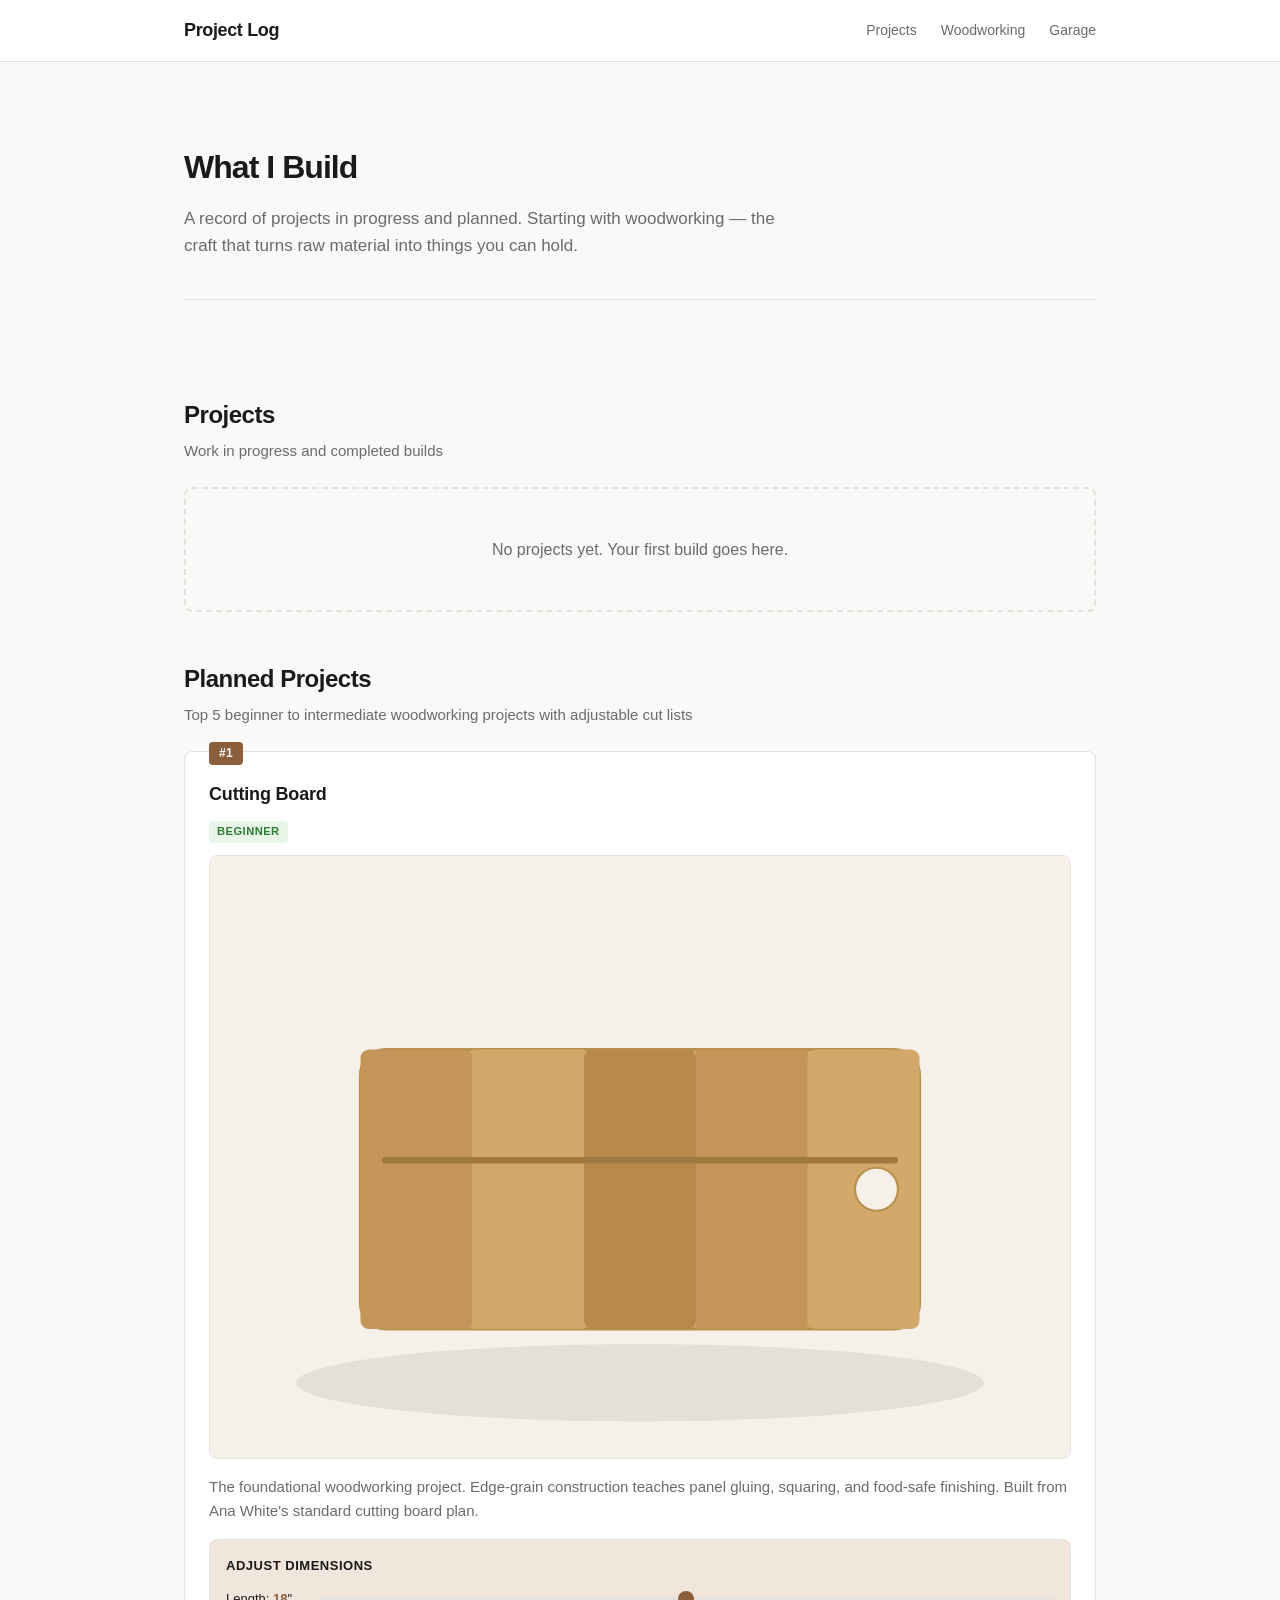
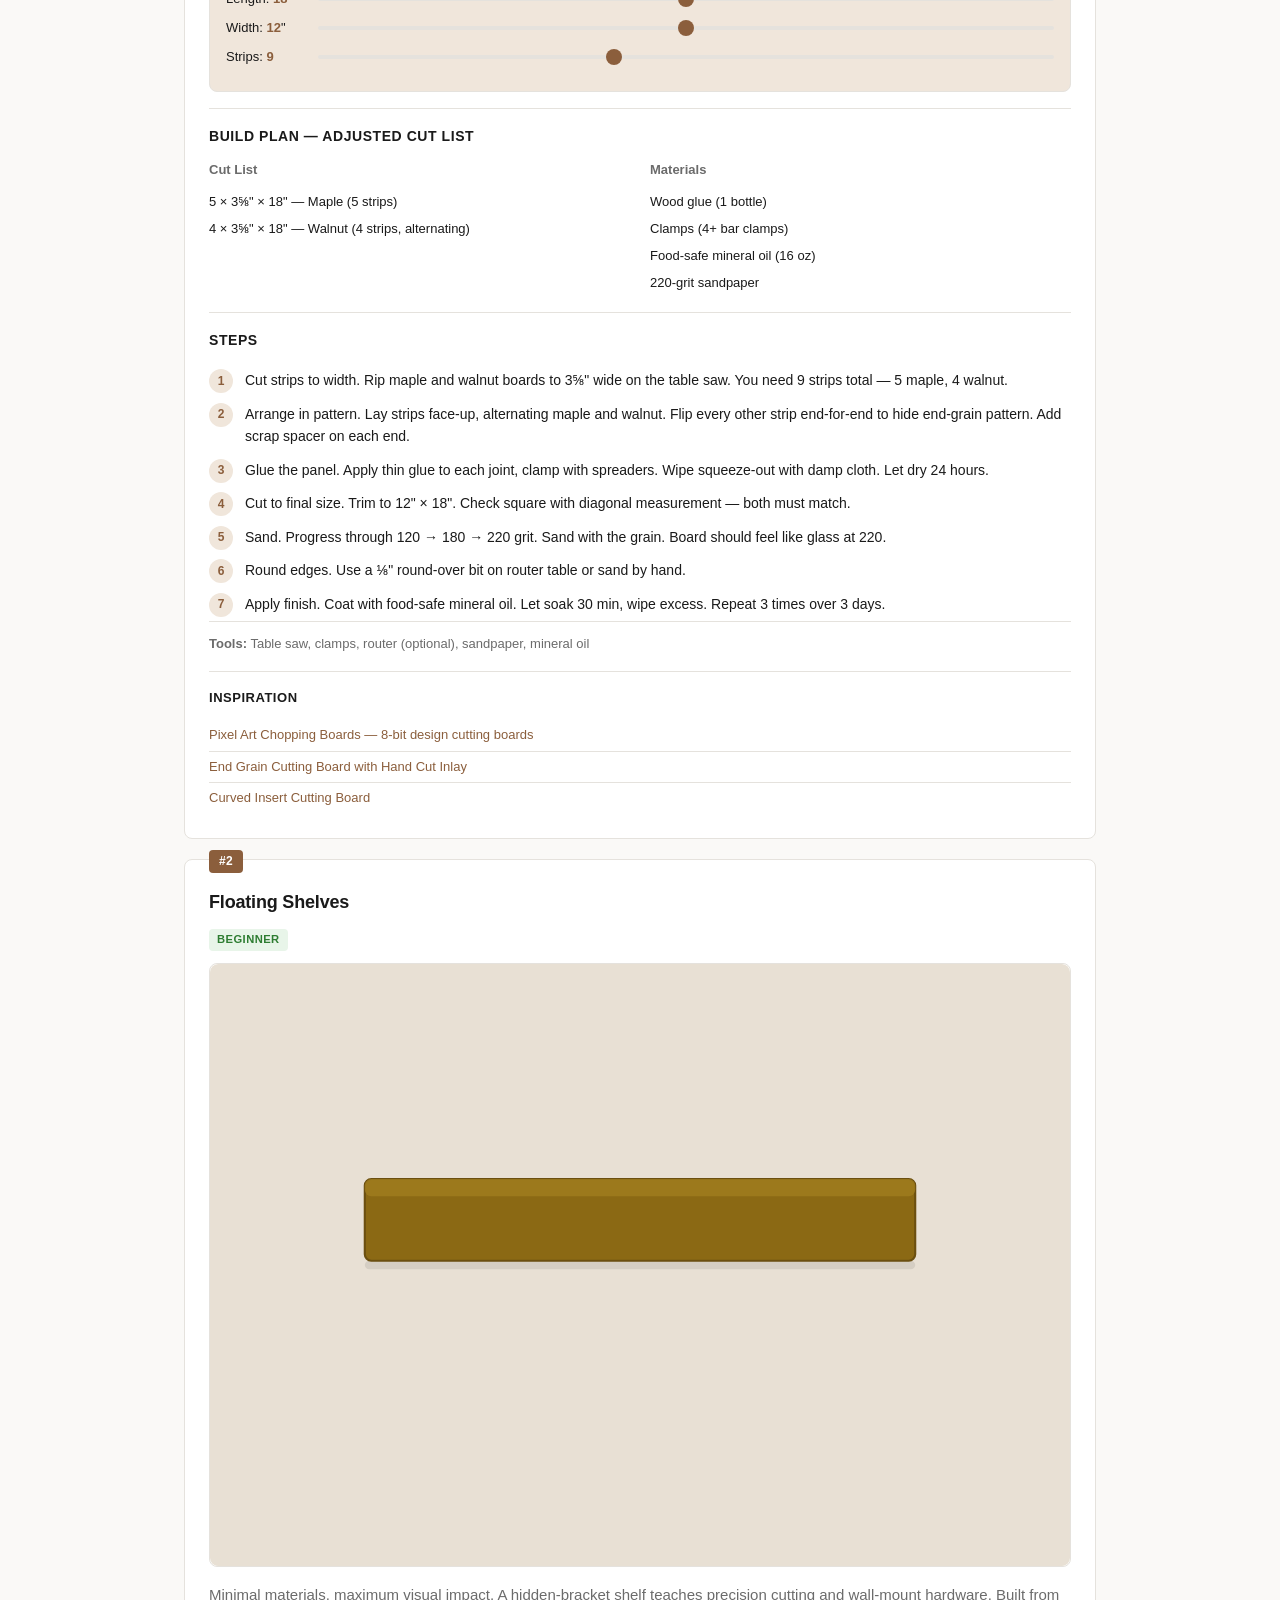
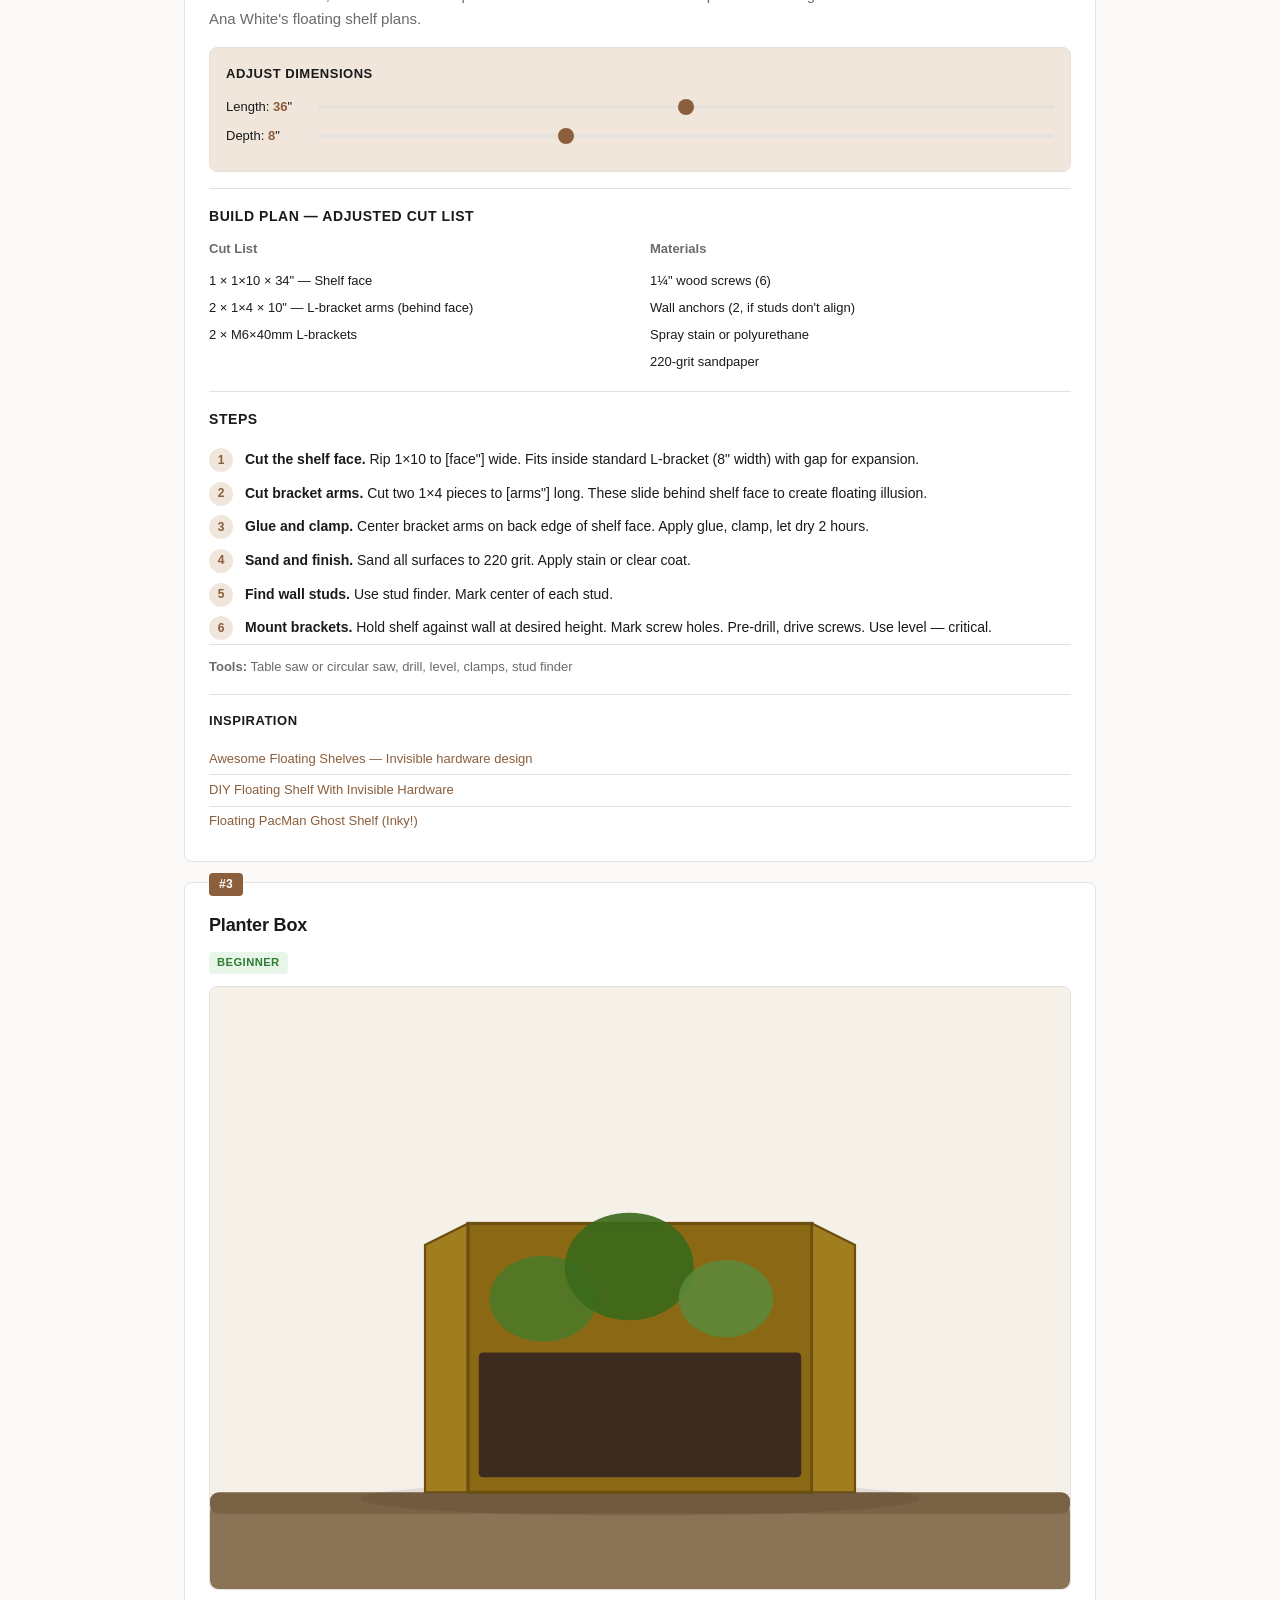
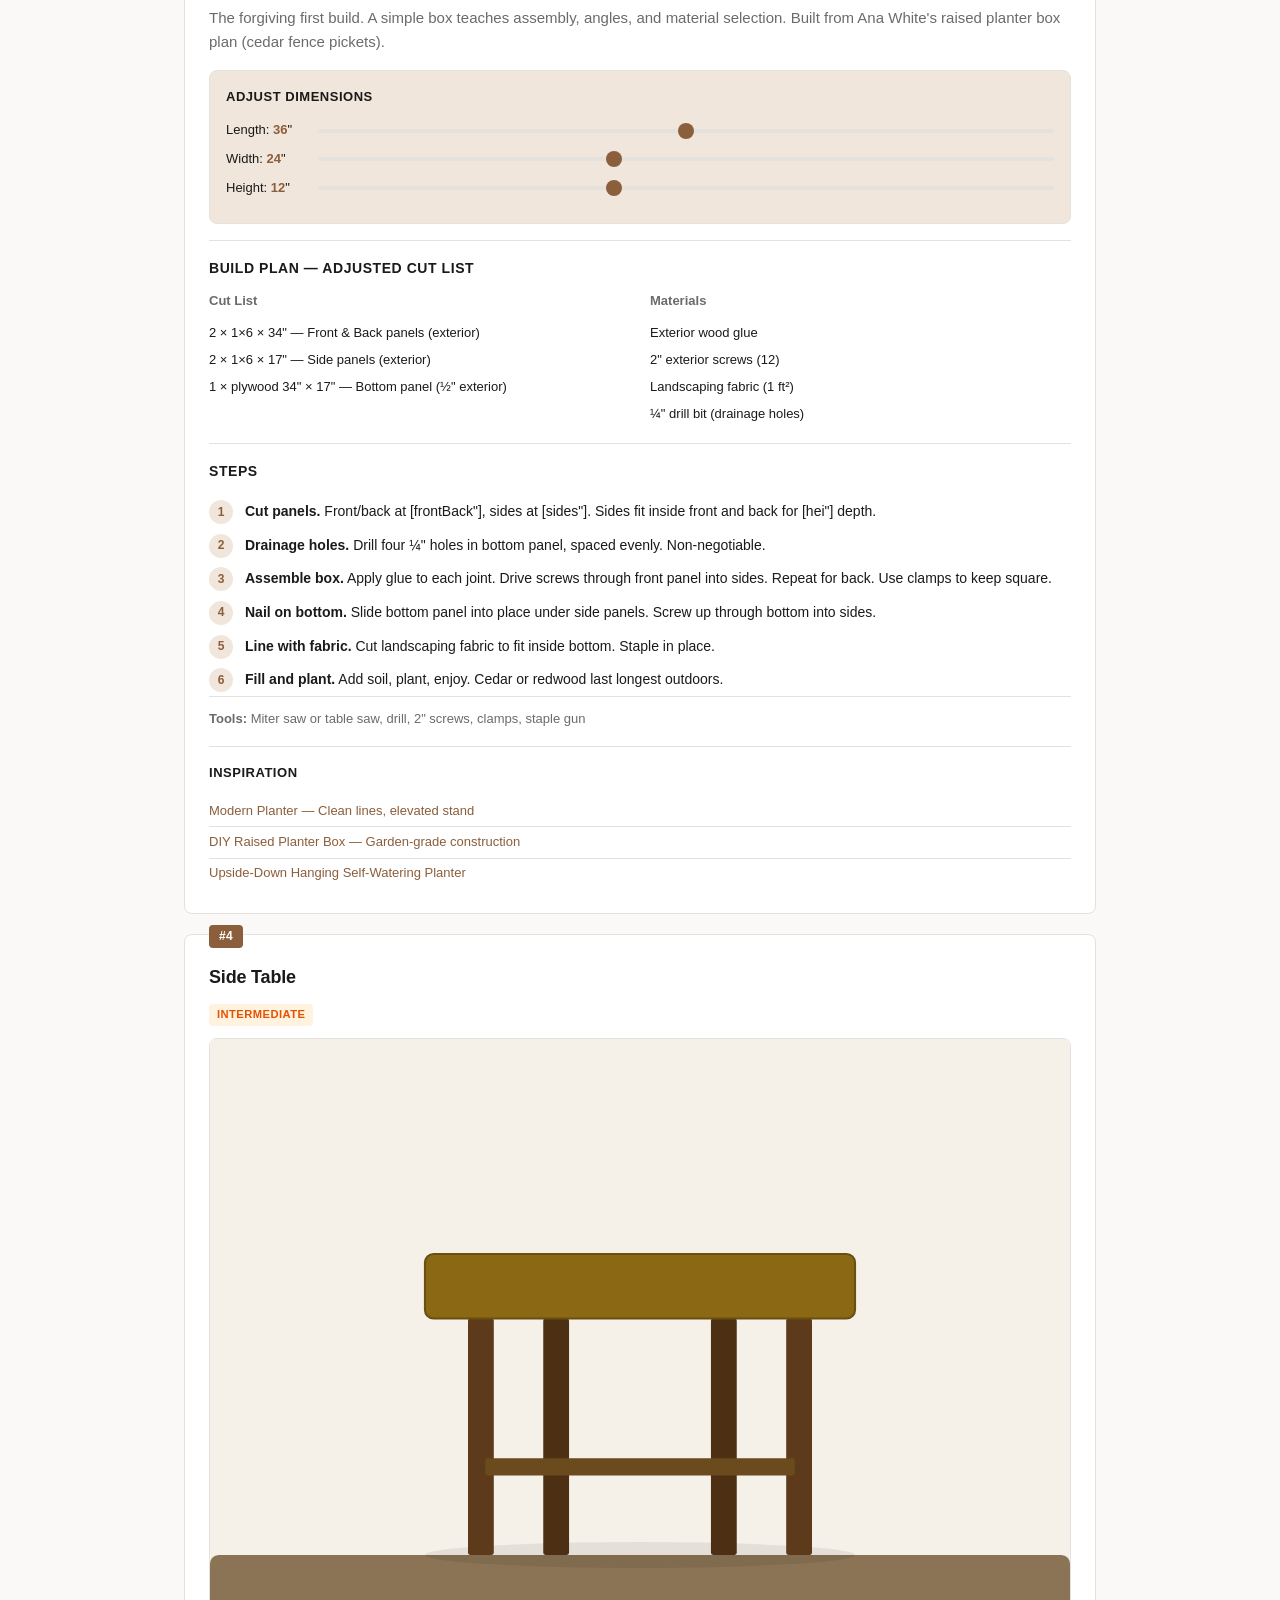
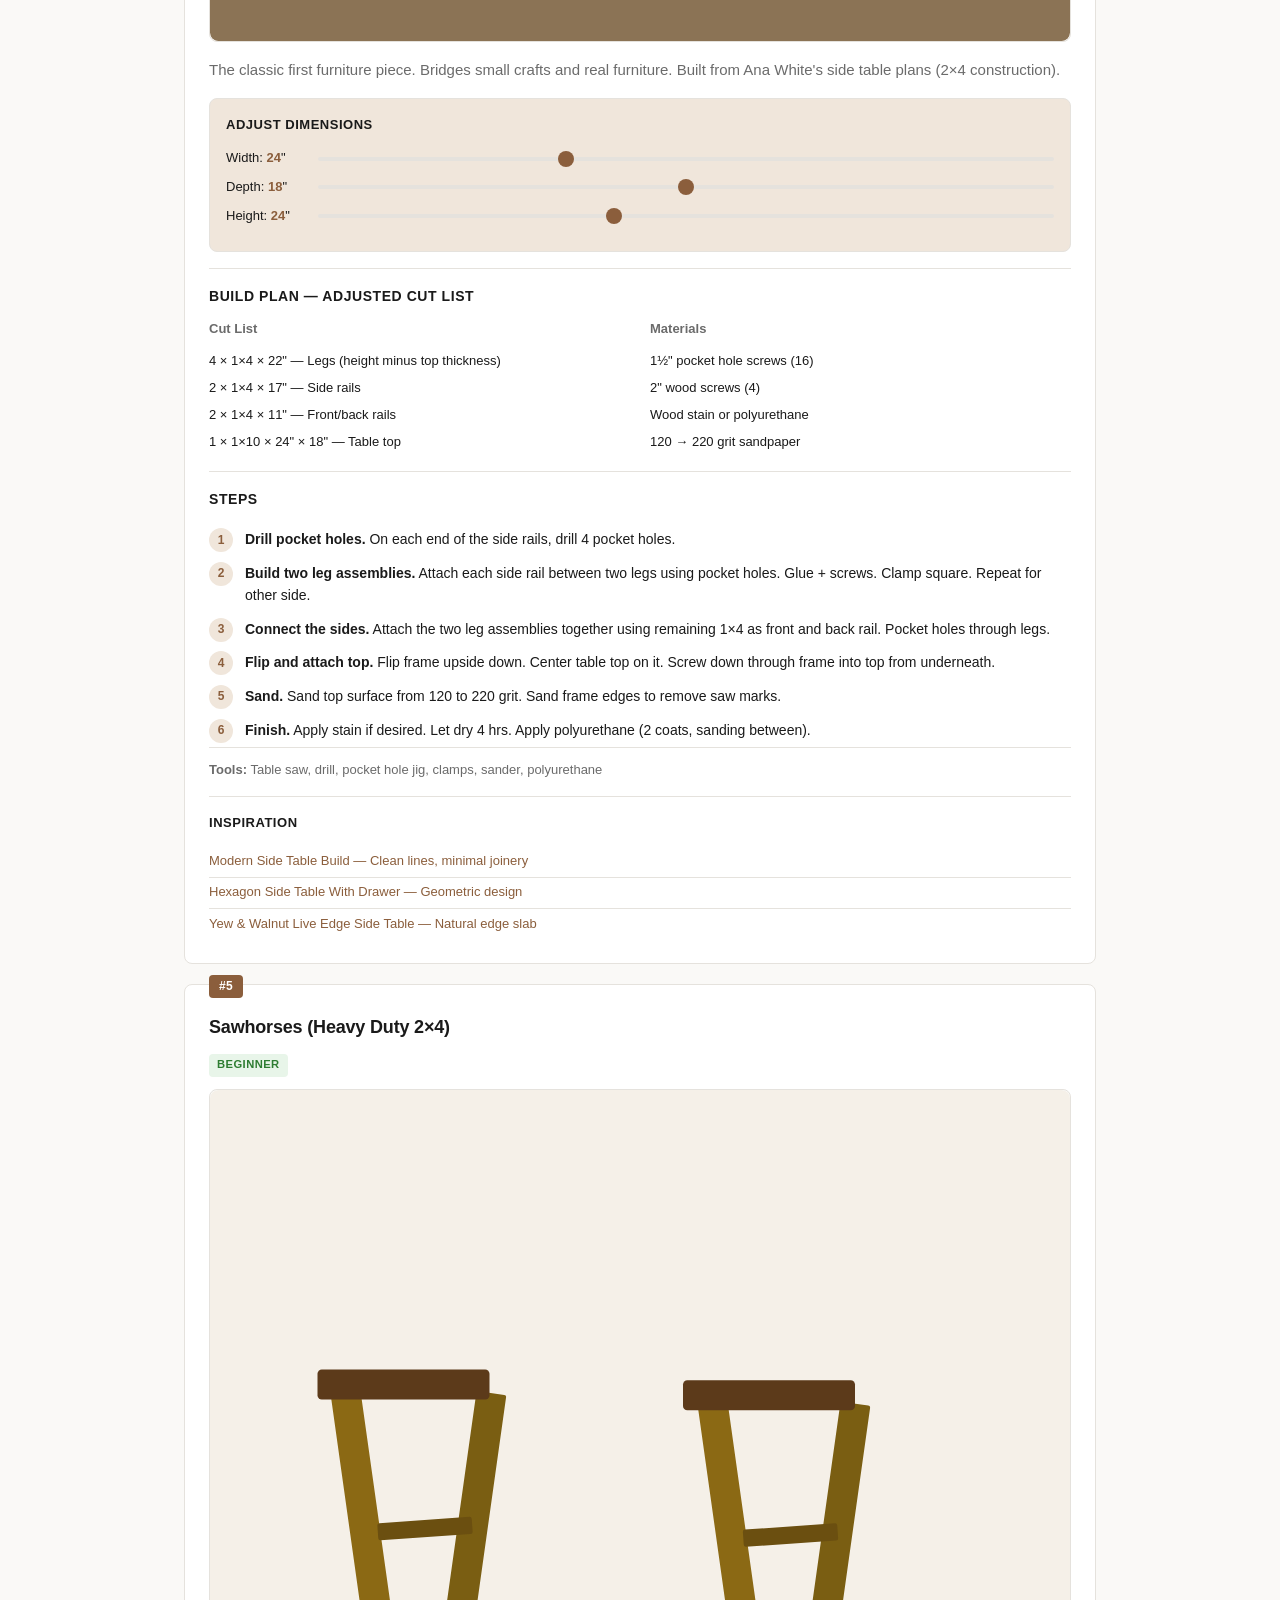
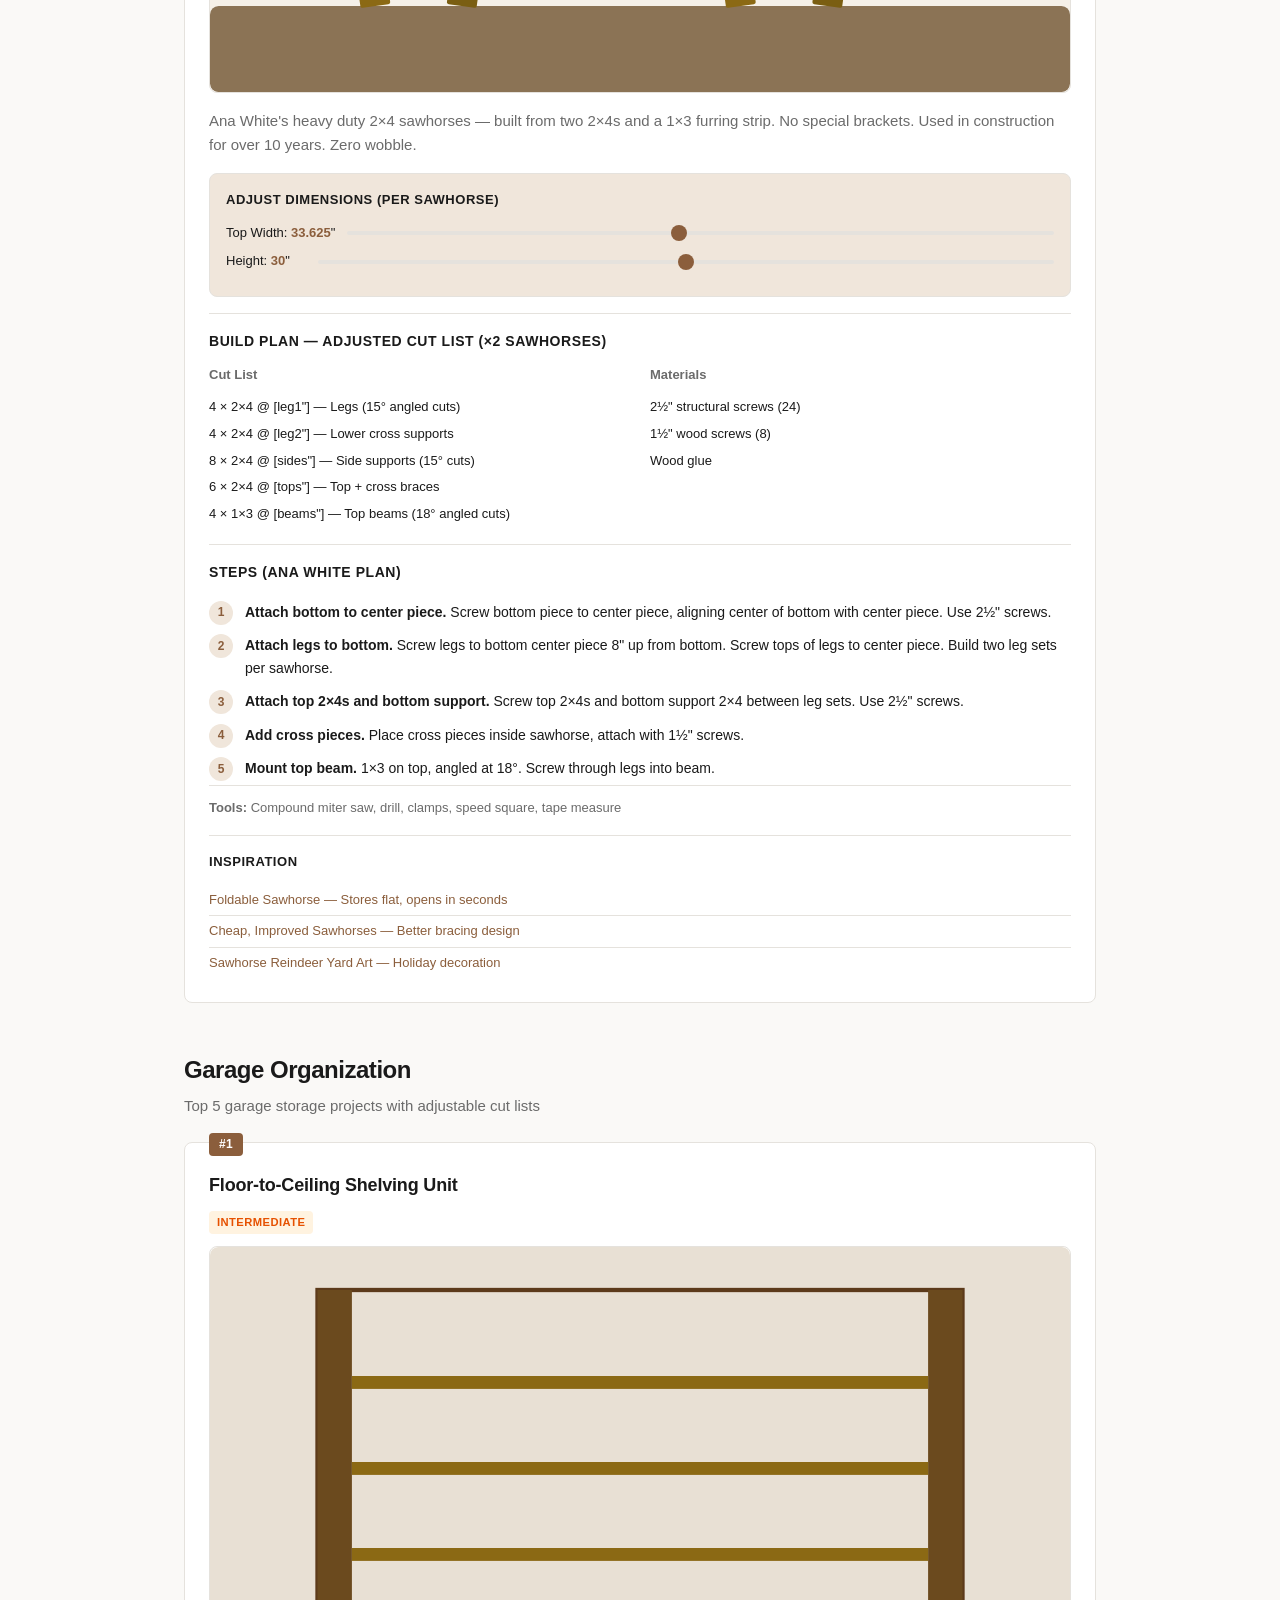
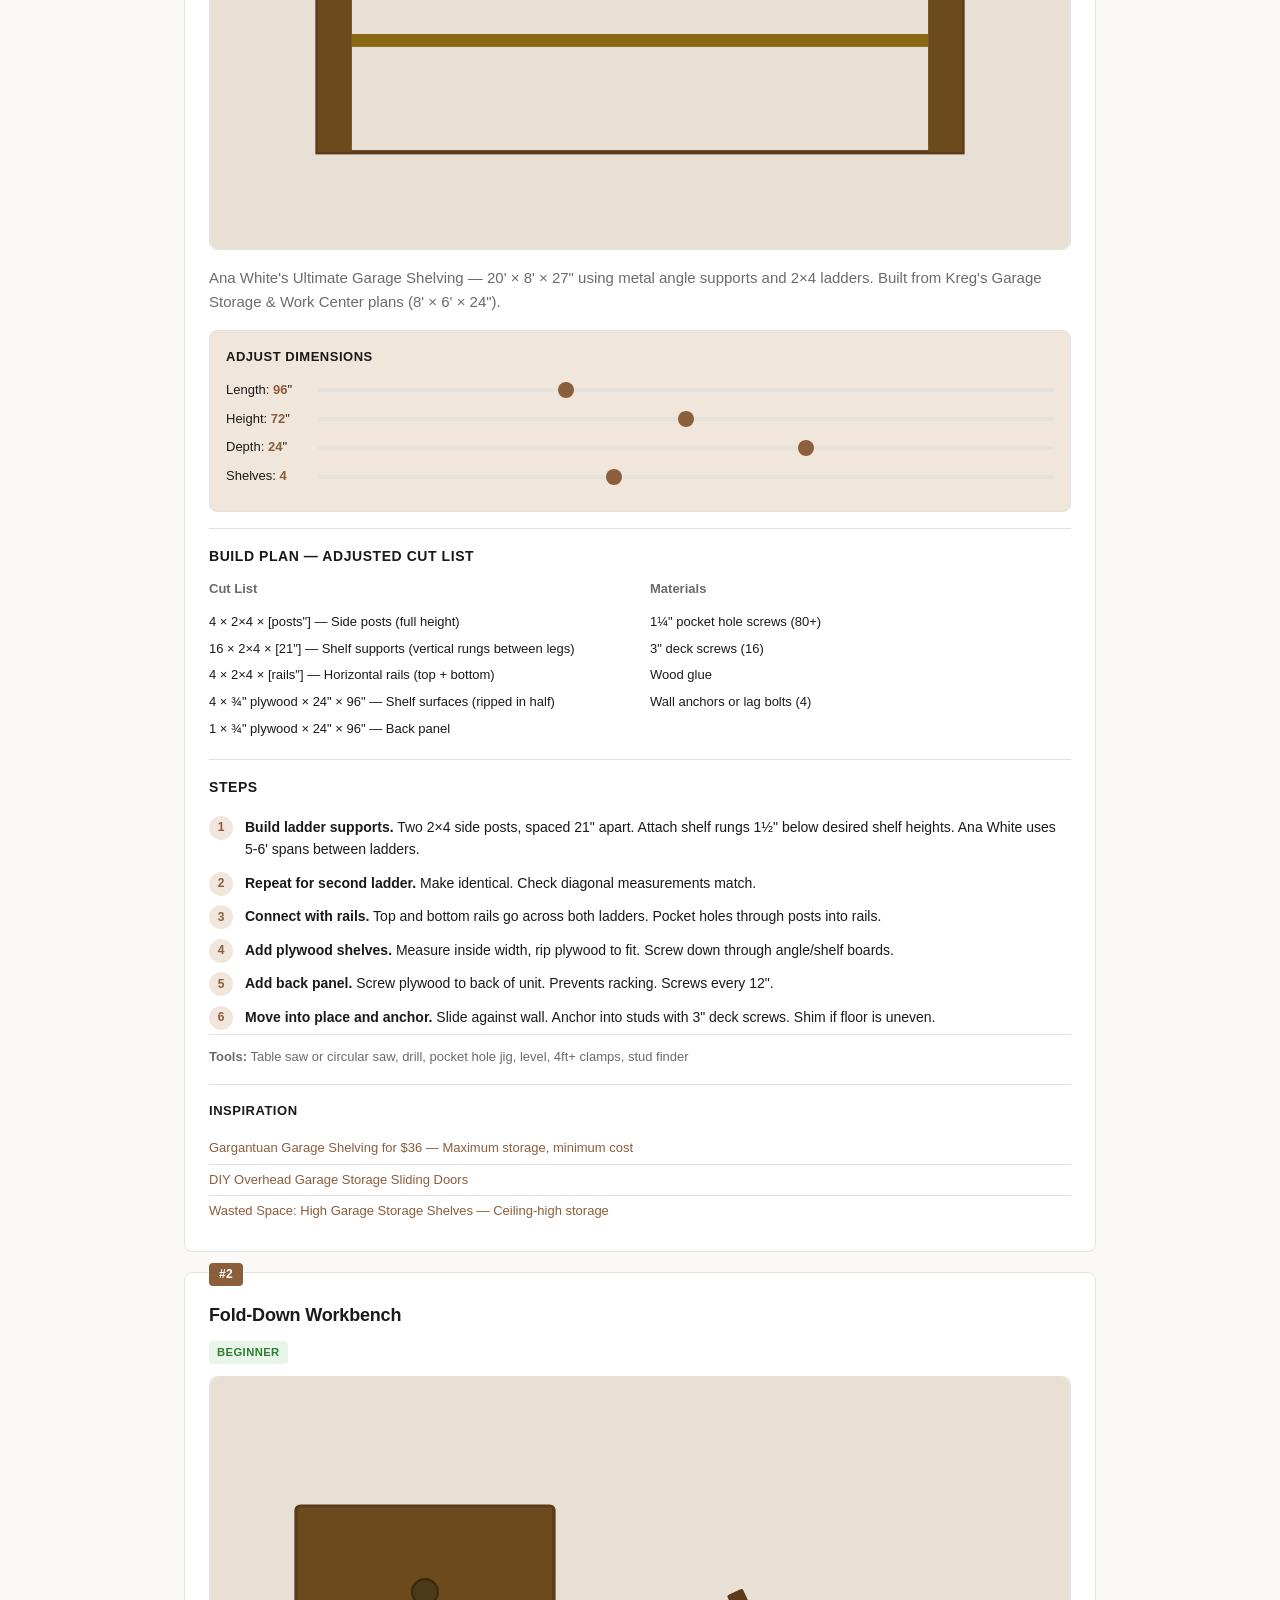
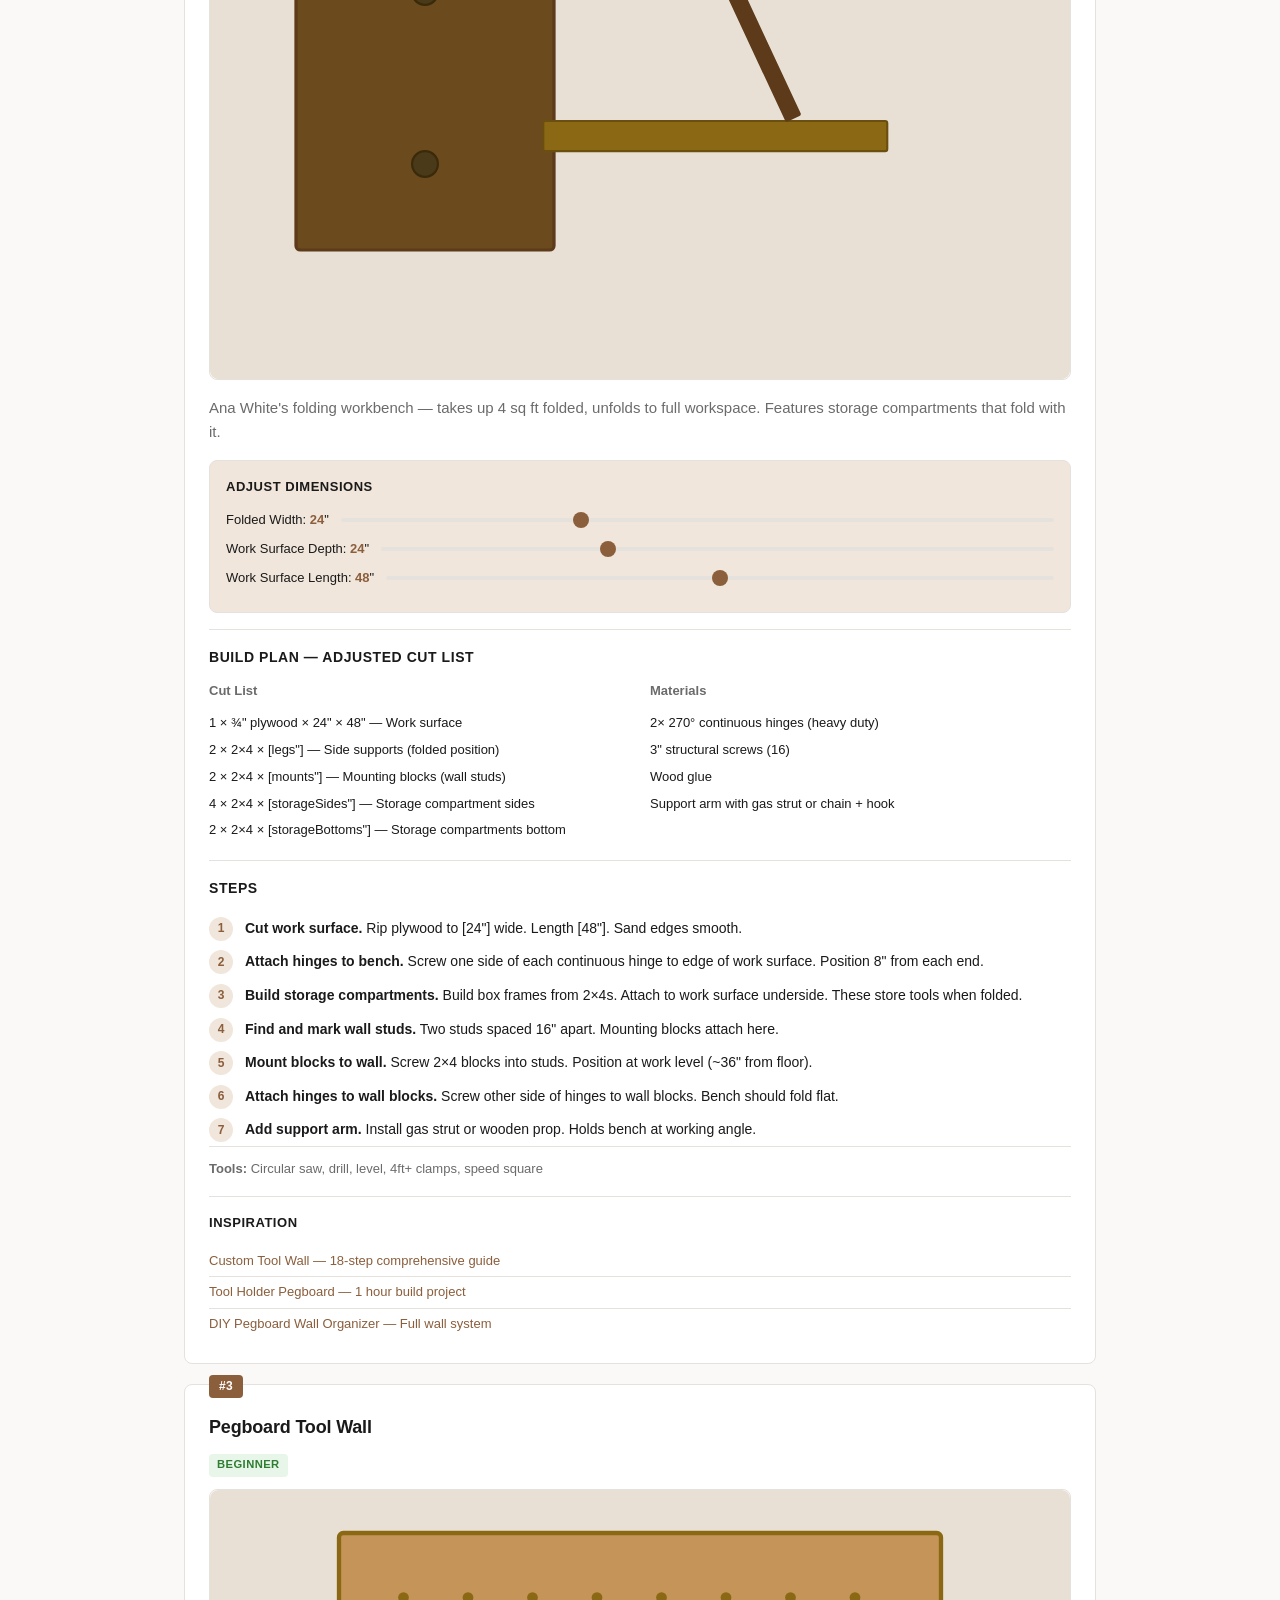
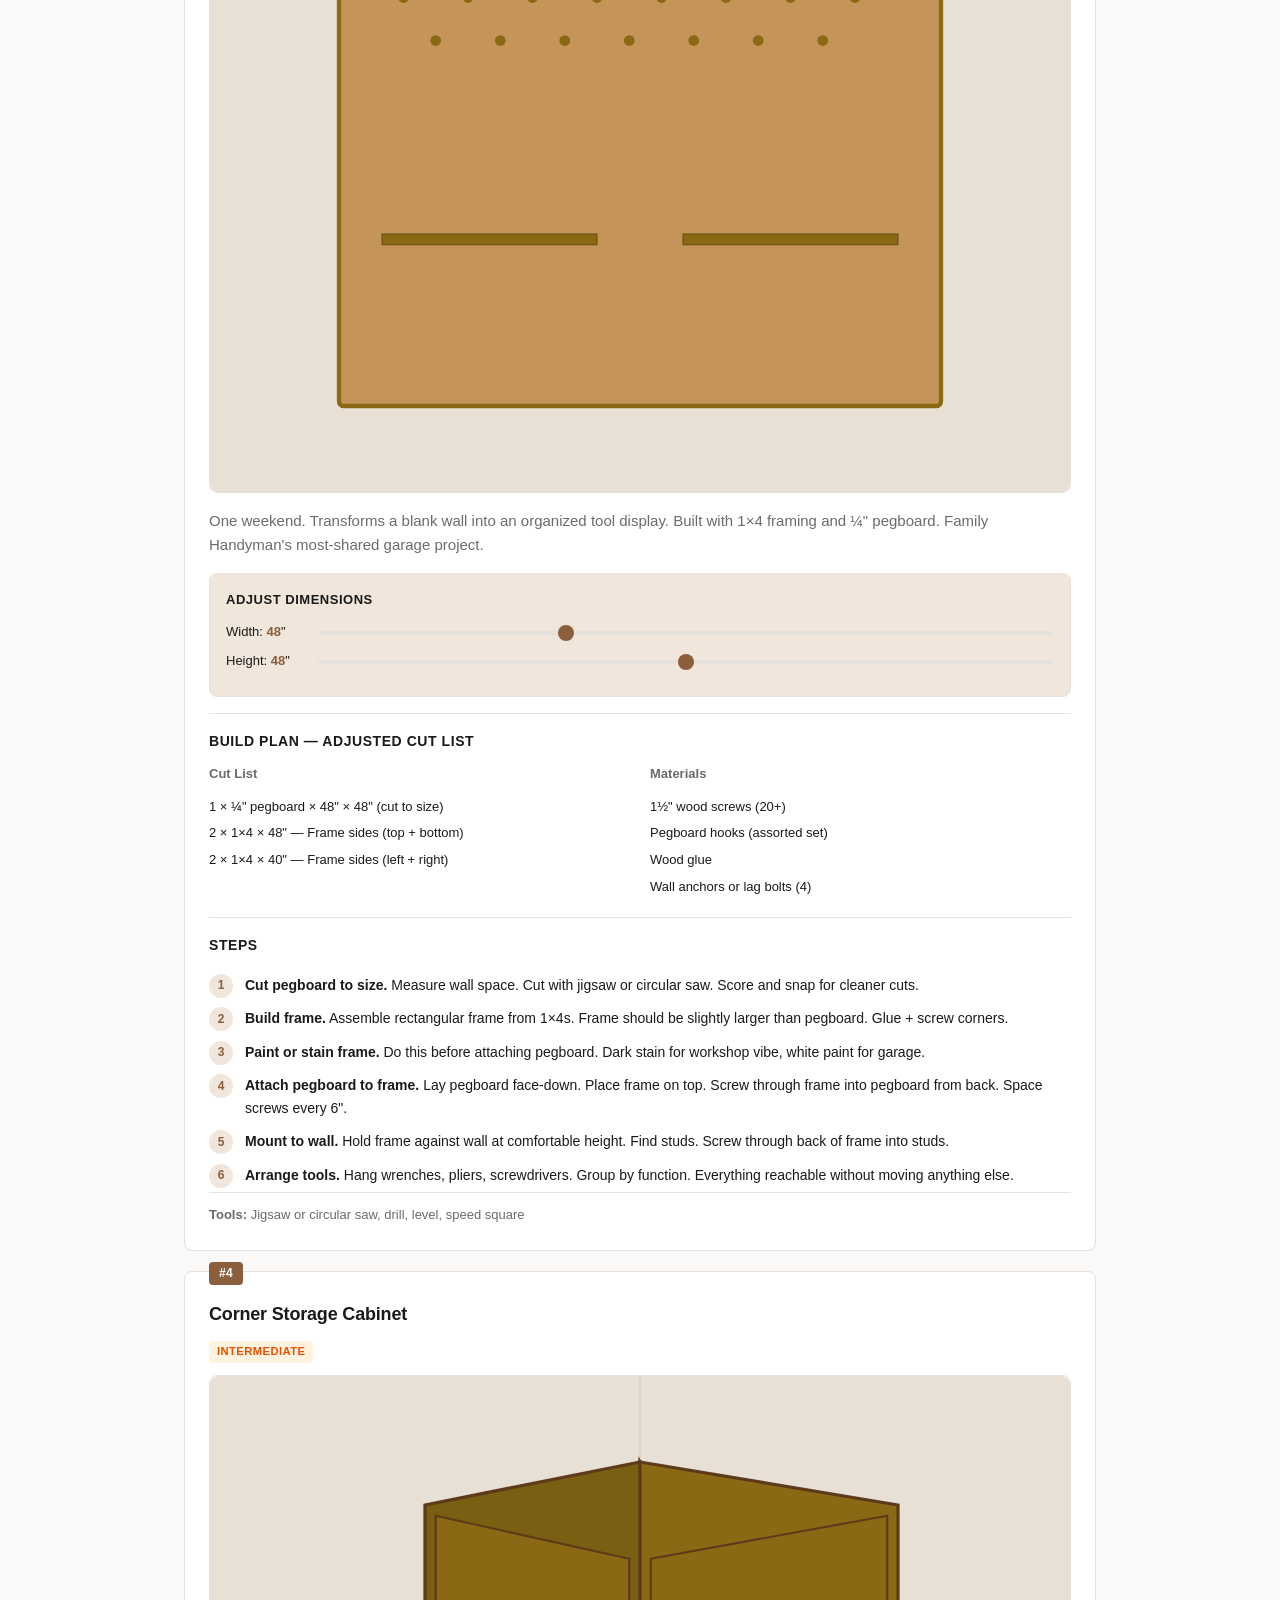
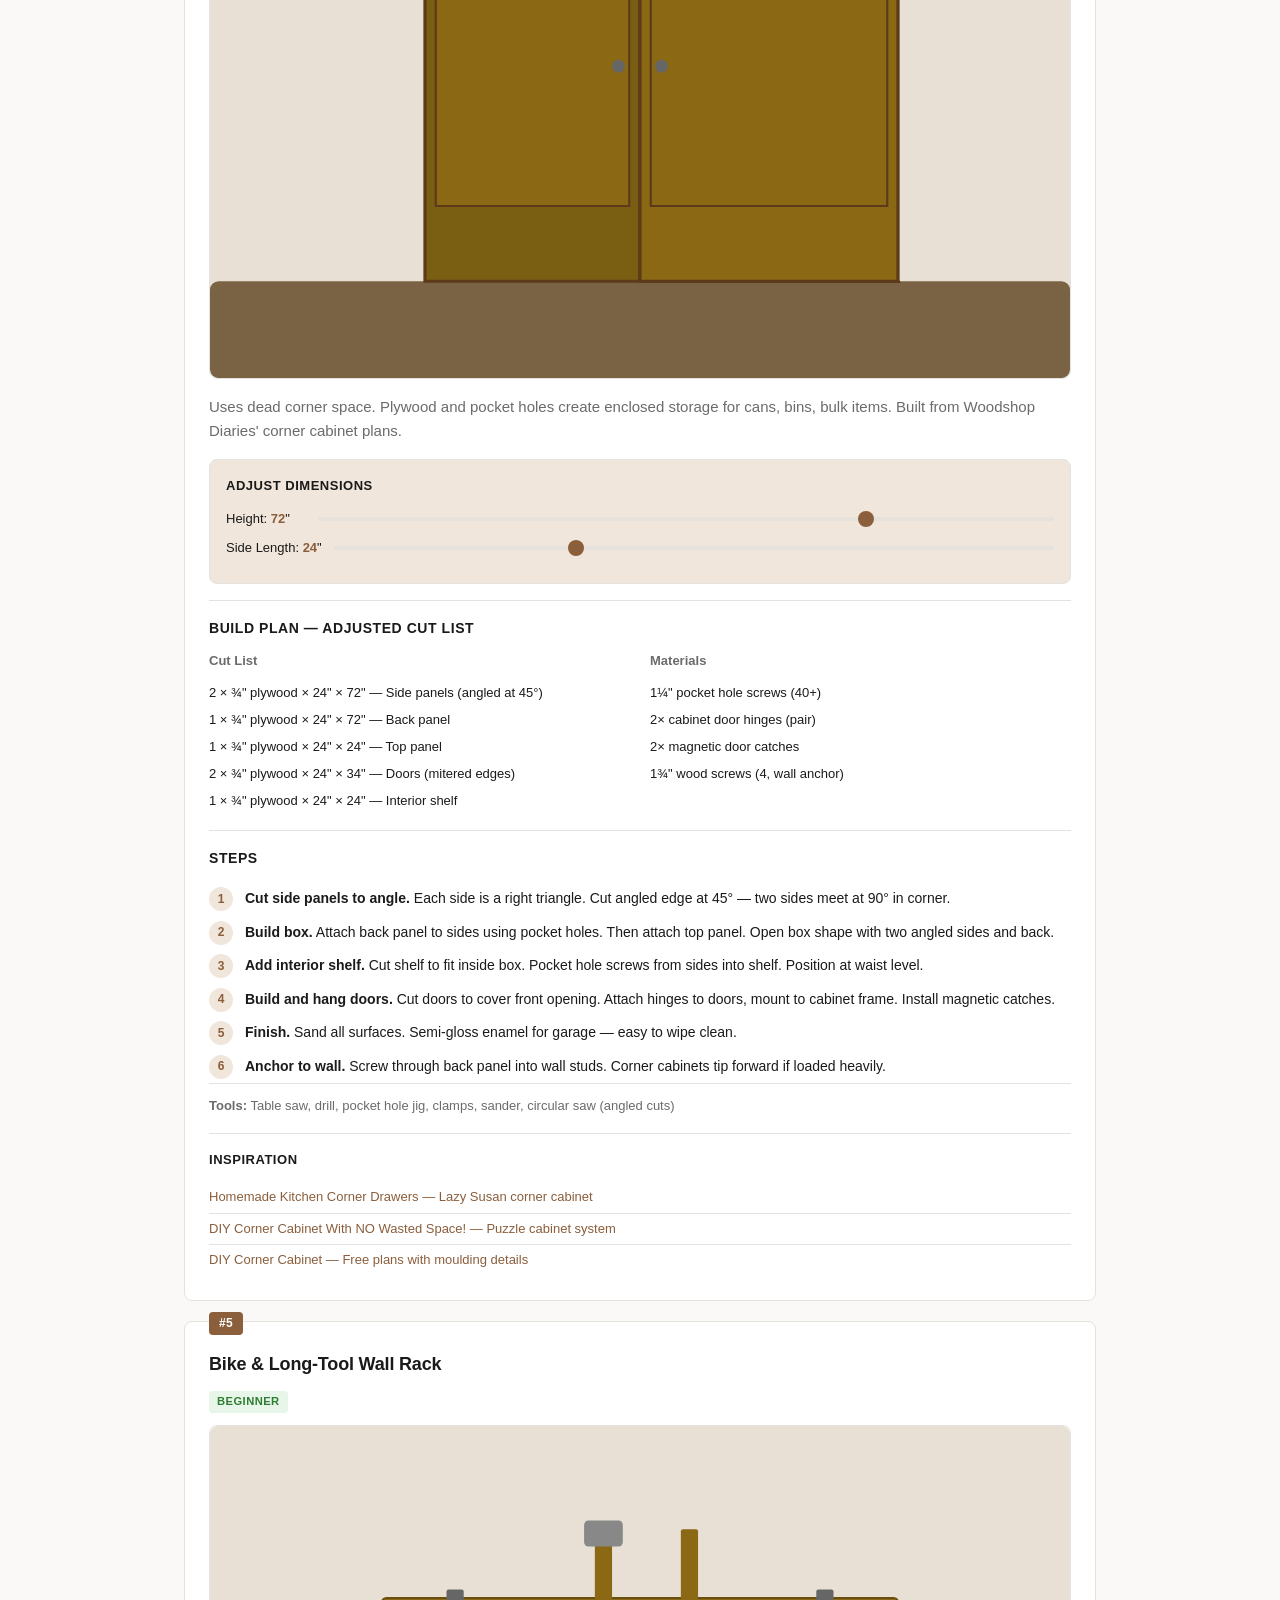
<file: index.html>
<!DOCTYPE html>
<html lang="en">
<head>
    <meta charset="UTF-8">
    <meta name="viewport" content="width=device-width, initial-scale=1.0">
    <title>Project Log</title>
    <link rel="stylesheet" href="styles.css">
</head>
<body>
    <nav class="nav">
        <div class="nav-inner">
            <a href="#hero" class="logo">Project Log</a>
            <div class="nav-links">
                <a href="#projects" class="nav-link">Projects</a>
                <a href="#planned" class="nav-link">Woodworking</a>
                <a href="#garage" class="nav-link">Garage</a>
            </div>
        </div>
    </nav>

    <main class="container">
        <section id="hero" class="hero">
            <h1>What I Build</h1>
            <p>A record of projects in progress and planned. Starting with woodworking — the craft that turns raw material into things you can hold.</p>
        </section>

        <!-- COMPLETED / IN PROGRESS PROJECTS -->
        <section id="projects" class="section">
            <div class="section-header">
                <h2>Projects</h2>
                <p class="section-subtitle">Work in progress and completed builds</p>
            </div>
            <div class="placeholder">
                <p>No projects yet. Your first build goes here.</p>
            </div>
        </section>

        <!-- PLANNED WOODWORKING PROJECTS -->
        <section id="planned" class="section">
            <div class="section-header">
                <h2>Planned Projects</h2>
                <p class="section-subtitle">Top 5 beginner to intermediate woodworking projects with adjustable cut lists</p>
            </div>

            <div class="project-grid">
                <!-- Project 1: Cutting Board -->
                <article class="project-card" id="cb">
                    <div class="rank">#1</div>
                    <h3>Cutting Board</h3>
                    <div class="project-meta">
                        <span class="tag tag-beginner">Beginner</span>
                    </div>
                    <div class="project-image">
                        <svg viewBox="0 0 400 280" xmlns="http://www.w3.org/2000/svg">
                            <rect width="400" height="280" fill="#f5f0e8" rx="4"/>
                            <ellipse cx="200" cy="245" rx="160" ry="18" fill="#00000012"/>
                            <rect x="70" y="90" width="260" height="130" rx="12" fill="#d4a76a" stroke="#b8904f" stroke-width="1.5"/>
                            <rect x="70" y="90" width="52" height="130" fill="#c49458" rx="4"/>
                            <rect x="122" y="90" width="52" height="130" fill="#d4a76a"/>
                            <rect x="174" y="90" width="52" height="130" fill="#b8894a" rx="4"/>
                            <rect x="226" y="90" width="52" height="130" fill="#c49458"/>
                            <rect x="278" y="90" width="52" height="130" fill="#d4a76a" rx="4"/>
                            <rect x="80" y="140" width="240" height="3" fill="#a07840" rx="1.5"/>
                            <circle cx="310" cy="155" r="10" fill="#f5f0e8"/>
                            <circle cx="310" cy="155" r="10" fill="none" stroke="#b8904f" stroke-width="1"/>
                        </svg>
                    </div>
                    <p class="project-desc">
                        The foundational woodworking project. Edge-grain construction teaches panel gluing,
                        squaring, and food-safe finishing. Built from Ana White's standard cutting board plan.
                    </p>

                    <div class="calculator-panel" data-project="cutting-board">
                        <h4>Adjust Dimensions</h4>
                        <div class="calc-row">
                            <label>Length: <span class="calc-val" id="cb-len-val">18</span>"</label>
                            <input type="range" id="cb-len" min="12" max="24" value="18" step="1">
                        </div>
                        <div class="calc-row">
                            <label>Width: <span class="calc-val" id="cb-wid-val">12</span>"</label>
                            <input type="range" id="cb-wid" min="8" max="16" value="12" step="1">
                        </div>
                        <div class="calc-row">
                            <label>Strips: <span class="calc-val" id="cb-strips-val">9</span></label>
                            <input type="range" id="cb-strips" min="5" max="15" value="9" step="2">
                        </div>
                    </div>

                    <div class="plan-section">
                        <h4>Build Plan — Adjusted Cut List</h4>
                        <div class="plan-grid">
                            <div>
                                <h5>Cut List</h5>
                                <ul class="cut-list" id="cb-cutlist">
                                    <li>[maple] × 3⅝" × [len]" — Maple ([maple] strips)</li>
                                    <li>[walnut] × 3⅝" × [len]" — Walnut ([walnut] strips, alternating)</li>
                                </ul>
                            </div>
                            <div>
                                <h5>Materials</h5>
                                <ul class="cut-list">
                                    <li>Wood glue (1 bottle)</li>
                                    <li>Clamps (4+ bar clamps)</li>
                                    <li>Food-safe mineral oil (16 oz)</li>
                                    <li>220-grit sandpaper</li>
                                </ul>
                            </div>
                        </div>
                    </div>

                    <div class="plan-section">
                        <h4>Steps</h4>
                        <ol class="steps-list">
                            <li><strong>Cut strips to width.</strong> Rip maple and walnut boards to 3⅝" wide on the table saw. You need [strips] strips total — [maple] maple, [walnut] walnut.</li>
                            <li><strong>Arrange in pattern.</strong> Lay strips face-up, alternating maple and walnut. Flip every other strip end-for-end to hide end-grain pattern. Add scrap spacer on each end.</li>
                            <li><strong>Glue the panel.</strong> Apply thin glue to each joint, clamp with spreaders. Wipe squeeze-out with damp cloth. Let dry 24 hours.</li>
                            <li><strong>Cut to final size.</strong> Trim to [dims]. Check square with diagonal measurement — both must match.</li>
                            <li><strong>Sand.</strong> Progress through 120 → 180 → 220 grit. Sand with the grain. Board should feel like glass at 220.</li>
                            <li><strong>Round edges.</strong> Use a ⅛" round-over bit on router table or sand by hand.</li>
                            <li><strong>Apply finish.</strong> Coat with food-safe mineral oil. Let soak 30 min, wipe excess. Repeat 3 times over 3 days.</li>
                        </ol>
                    </div>

                    <div class="tools-needed">
                        <strong>Tools:</strong> Table saw, clamps, router (optional), sandpaper, mineral oil
                    </div>

                    <div class="inspiration-section">
                        <h4>Inspiration</h4>
                        <ul class="inspiration-links">
                            <li><a href="https://www.instructables.com/Pixel-Art-Chopping-Boards" target="_blank" rel="noopener">Pixel Art Chopping Boards — 8-bit design cutting boards</a></li>
                            <li><a href="https://www.instructables.com/End-Grain-Cutting-Board-with-Hand-Cut-Inlay/" target="_blank" rel="noopener">End Grain Cutting Board with Hand Cut Inlay</a></li>
                            <li><a href="https://www.instructables.com/Curved-Insert-Cutting-Board/" target="_blank" rel="noopener">Curved Insert Cutting Board</a></li>
                        </ul>
                    </div>
                </article>

                <!-- Project 2: Floating Shelves -->
                <article class="project-card" id="shelves">
                    <div class="rank">#2</div>
                    <h3>Floating Shelves</h3>
                    <div class="project-meta">
                        <span class="tag tag-beginner">Beginner</span>
                    </div>
                    <div class="project-image">
                        <svg viewBox="0 0 400 280" xmlns="http://www.w3.org/2000/svg">
                            <rect width="400" height="280" fill="#f5f0e8" rx="4"/>
                            <rect x="0" y="0" width="400" height="280" fill="#e8e0d4" rx="4"/>
                            <rect x="72" y="138" width="256" height="4" fill="#00000015" rx="2"/>
                            <rect x="72" y="100" width="256" height="38" rx="3" fill="#8b6914" stroke="#6b4f10" stroke-width="1"/>
                            <rect x="72" y="100" width="256" height="8" rx="3" fill="#a07d1e" opacity="0.8"/>
                        </svg>
                    </div>
                    <p class="project-desc">
                        Minimal materials, maximum visual impact. A hidden-bracket shelf teaches precision cutting
                        and wall-mount hardware. Built from Ana White's floating shelf plans.
                    </p>

                    <div class="calculator-panel" data-project="floating-shelves">
                        <h4>Adjust Dimensions</h4>
                        <div class="calc-row">
                            <label>Length: <span class="calc-val" id="fs-len-val">36</span>"</label>
                            <input type="range" id="fs-len" min="24" max="48" value="36" step="1">
                        </div>
                        <div class="calc-row">
                            <label>Depth: <span class="calc-val" id="fs-dep-val">8</span>"</label>
                            <input type="range" id="fs-dep" min="6" max="12" value="8" step="1">
                        </div>
                    </div>

                    <div class="plan-section">
                        <h4>Build Plan — Adjusted Cut List</h4>
                        <div class="plan-grid">
                            <div>
                                <h5>Cut List</h5>
                                <ul class="cut-list" id="fs-cutlist">
                                    <li>1 × 1×10 × [face]" — Shelf face</li>
                                    <li>2 × 1×4 × [arms]" — L-bracket arms (behind face)</li>
                                    <li>2 × M6×40mm L-brackets</li>
                                </ul>
                            </div>
                            <div>
                                <h5>Materials</h5>
                                <ul class="cut-list">
                                    <li>1¼" wood screws (6)</li>
                                    <li>Wall anchors (2, if studs don't align)</li>
                                    <li>Spray stain or polyurethane</li>
                                    <li>220-grit sandpaper</li>
                                </ul>
                            </div>
                        </div>
                    </div>

                    <div class="plan-section">
                        <h4>Steps</h4>
                        <ol class="steps-list">
                            <li><strong>Cut the shelf face.</strong> Rip 1×10 to [face"] wide. Fits inside standard L-bracket (8" width) with gap for expansion.</li>
                            <li><strong>Cut bracket arms.</strong> Cut two 1×4 pieces to [arms"] long. These slide behind shelf face to create floating illusion.</li>
                            <li><strong>Glue and clamp.</strong> Center bracket arms on back edge of shelf face. Apply glue, clamp, let dry 2 hours.</li>
                            <li><strong>Sand and finish.</strong> Sand all surfaces to 220 grit. Apply stain or clear coat.</li>
                            <li><strong>Find wall studs.</strong> Use stud finder. Mark center of each stud.</li>
                            <li><strong>Mount brackets.</strong> Hold shelf against wall at desired height. Mark screw holes. Pre-drill, drive screws. Use level — critical.</li>
                        </ol>
                    </div>

                    <div class="tools-needed">
                        <strong>Tools:</strong> Table saw or circular saw, drill, level, clamps, stud finder
                    </div>

                    <div class="inspiration-section">
                        <h4>Inspiration</h4>
                        <ul class="inspiration-links">
                            <li><a href="https://www.instructables.com/Awesome-Floating-Shelves/" target="_blank" rel="noopener">Awesome Floating Shelves — Invisible hardware design</a></li>
                            <li><a href="https://www.instructables.com/How-to-Build-DIY-Floating-Shelf-With-Invisible-Har/" target="_blank" rel="noopener">DIY Floating Shelf With Invisible Hardware</a></li>
                            <li><a href="https://www.instructables.com/Floating-PacMan-Ghost-Shelf-Inky/" target="_blank" rel="noopener">Floating PacMan Ghost Shelf (Inky!)</a></li>
                        </ul>
                    </div>
                </article>
                <article class="project-card" id="planter">
                    <div class="rank">#3</div>
                    <h3>Planter Box</h3>
                    <div class="project-meta">
                        <span class="tag tag-beginner">Beginner</span>
                    </div>
                    <div class="project-image">
                        <svg viewBox="0 0 400 280" xmlns="http://www.w3.org/2000/svg">
                            <rect width="400" height="280" fill="#f5f0e8" rx="4"/>
                            <rect x="0" y="240" width="400" height="40" fill="#8b7355" rx="4"/>
                            <rect x="0" y="235" width="400" height="10" fill="#7a6345" rx="4"/>
                            <ellipse cx="200" cy="238" rx="130" ry="8" fill="#00000015"/>
                            <polygon points="120,110 100,120 100,235 120,235" fill="#a07d1e" stroke="#6b4f10" stroke-width="1"/>
                            <rect x="120" y="110" width="160" height="125" fill="#8b6914" stroke="#6b4f10" stroke-width="1.5"/>
                            <polygon points="280,110 300,120 300,235 280,235" fill="#a07d1e" stroke="#6b4f10" stroke-width="1"/>
                            <rect x="125" y="170" width="150" height="58" fill="#3d2b1f" rx="2"/>
                            <ellipse cx="155" cy="145" rx="25" ry="20" fill="#4a7a2a" opacity="0.85"/>
                            <ellipse cx="195" cy="130" rx="30" ry="25" fill="#3a6a1a" opacity="0.9"/>
                            <ellipse cx="240" cy="145" rx="22" ry="18" fill="#5a8a3a" opacity="0.85"/>
                        </svg>
                    </div>
                    <p class="project-desc">
                        The forgiving first build. A simple box teaches assembly, angles, and material selection.
                        Built from Ana White's raised planter box plan (cedar fence pickets).
                    </p>

                    <div class="calculator-panel" data-project="planter-box">
                        <h4>Adjust Dimensions</h4>
                        <div class="calc-row">
                            <label>Length: <span class="calc-val" id="pb-len-val">36</span>"</label>
                            <input type="range" id="pb-len" min="24" max="48" value="36" step="1">
                        </div>
                        <div class="calc-row">
                            <label>Width: <span class="calc-val" id="pb-wid-val">24</span>"</label>
                            <input type="range" id="pb-wid" min="16" max="36" value="24" step="1">
                        </div>
                        <div class="calc-row">
                            <label>Height: <span class="calc-val" id="pb-hei-val">12</span>"</label>
                            <input type="range" id="pb-hei" min="8" max="18" value="12" step="1">
                        </div>
                    </div>

                    <div class="plan-section">
                        <h4>Build Plan — Adjusted Cut List</h4>
                        <div class="plan-grid">
                            <div>
                                <h5>Cut List</h5>
                                <ul class="cut-list" id="pb-cutlist">
                                    <li>2 × 1×6 × [frontBack]" — Front &amp; Back panels (exterior)</li>
                                    <li>2 × 1×6 × [sides]" — Side panels (exterior)</li>
                                    <li>1 × plywood [dims] — Bottom panel (½" exterior)</li>
                                </ul>
                            </div>
                            <div>
                                <h5>Materials</h5>
                                <ul class="cut-list">
                                    <li>Exterior wood glue</li>
                                    <li>2" exterior screws (12)</li>
                                    <li>Landscaping fabric (1 ft²)</li>
                                    <li>¼" drill bit (drainage holes)</li>
                                </ul>
                            </div>
                        </div>
                    </div>

                    <div class="plan-section">
                        <h4>Steps</h4>
                        <ol class="steps-list">
                            <li><strong>Cut panels.</strong> Front/back at [frontBack"], sides at [sides"]. Sides fit inside front and back for [hei"] depth.</li>
                            <li><strong>Drainage holes.</strong> Drill four ¼" holes in bottom panel, spaced evenly. Non-negotiable.</li>
                            <li><strong>Assemble box.</strong> Apply glue to each joint. Drive screws through front panel into sides. Repeat for back. Use clamps to keep square.</li>
                            <li><strong>Nail on bottom.</strong> Slide bottom panel into place under side panels. Screw up through bottom into sides.</li>
                            <li><strong>Line with fabric.</strong> Cut landscaping fabric to fit inside bottom. Staple in place.</li>
                            <li><strong>Fill and plant.</strong> Add soil, plant, enjoy. Cedar or redwood last longest outdoors.</li>
                        </ol>
                    </div>

                    <div class="tools-needed">
                        <strong>Tools:</strong> Miter saw or table saw, drill, 2" screws, clamps, staple gun
                    </div>

                    <div class="inspiration-section">
                        <h4>Inspiration</h4>
                        <ul class="inspiration-links">
                            <li><a href="https://www.instructables.com/Modern-Planter-Box/" target="_blank" rel="noopener">Modern Planter — Clean lines, elevated stand</a></li>
                            <li><a href="https://www.instructables.com/How-Make-a-DIY-Raised-Planter-Box/" target="_blank" rel="noopener">DIY Raised Planter Box — Garden-grade construction</a></li>
                            <li><a href="https://www.instructables.com/Upside-Down-Hanging-Self-Watering-Earth-Filled-Box/" target="_blank" rel="noopener">Upside-Down Hanging Self-Watering Planter</a></li>
                        </ul>
                    </div>
                </article>
                <article class="project-card" id="sidetable">
                    <div class="rank">#4</div>
                    <h3>Side Table</h3>
                    <div class="project-meta">
                        <span class="tag tag-intermediate">Intermediate</span>
                    </div>
                    <div class="project-image">
                        <svg viewBox="0 0 400 280" xmlns="http://www.w3.org/2000/svg">
                            <rect width="400" height="280" fill="#f5f0e8" rx="4"/>
                            <rect x="0" y="240" width="400" height="40" fill="#8b7355" rx="4"/>
                            <ellipse cx="200" cy="240" rx="100" ry="6" fill="#00000012"/>
                            <rect x="120" y="130" width="12" height="110" fill="#5c3a1a" rx="1"/>
                            <rect x="268" y="130" width="12" height="110" fill="#5c3a1a" rx="1"/>
                            <rect x="155" y="130" width="12" height="110" fill="#4d3014" rx="1"/>
                            <rect x="233" y="130" width="12" height="110" fill="#4d3014" rx="1"/>
                            <rect x="128" y="195" width="144" height="8" fill="#6b4a1e" rx="1"/>
                            <rect x="100" y="100" width="200" height="30" rx="4" fill="#8b6914" stroke="#6b4f10" stroke-width="1"/>
                        </svg>
                    </div>
                    <p class="project-desc">
                        The classic first furniture piece. Bridges small crafts and real furniture.
                        Built from Ana White's side table plans (2×4 construction).
                    </p>

                    <div class="calculator-panel" data-project="side-table">
                        <h4>Adjust Dimensions</h4>
                        <div class="calc-row">
                            <label>Width: <span class="calc-val" id="st-wid-val">24</span>"</label>
                            <input type="range" id="st-wid" min="18" max="36" value="24" step="1">
                        </div>
                        <div class="calc-row">
                            <label>Depth: <span class="calc-val" id="st-dep-val">18</span>"</label>
                            <input type="range" id="st-dep" min="12" max="24" value="18" step="1">
                        </div>
                        <div class="calc-row">
                            <label>Height: <span class="calc-val" id="st-hei-val">24</span>"</label>
                            <input type="range" id="st-hei" min="20" max="30" value="24" step="1">
                        </div>
                    </div>

                    <div class="plan-section">
                        <h4>Build Plan — Adjusted Cut List</h4>
                        <div class="plan-grid">
                            <div>
                                <h5>Cut List</h5>
                                <ul class="cut-list" id="st-cutlist">
                                    <li>4 × 1×4 × [legs]" — Legs (height minus top thickness)</li>
                                    <li>2 × 1×4 × [sideRails]" — Side rails</li>
                                    <li>2 × 1×4 × [shortRails]" — Front/back rails</li>
                                    <li>1 × 1×10 × [dims] — Table top</li>
                                </ul>
                            </div>
                            <div>
                                <h5>Materials</h5>
                                <ul class="cut-list">
                                    <li>1½" pocket hole screws (16)</li>
                                    <li>2" wood screws (4)</li>
                                    <li>Wood stain or polyurethane</li>
                                    <li>120 → 220 grit sandpaper</li>
                                </ul>
                            </div>
                        </div>
                    </div>

                    <div class="plan-section">
                        <h4>Steps</h4>
                        <ol class="steps-list">
                            <li><strong>Drill pocket holes.</strong> On each end of the side rails, drill 4 pocket holes.</li>
                            <li><strong>Build two leg assemblies.</strong> Attach each side rail between two legs using pocket holes. Glue + screws. Clamp square. Repeat for other side.</li>
                            <li><strong>Connect the sides.</strong> Attach the two leg assemblies together using remaining 1×4 as front and back rail. Pocket holes through legs.</li>
                            <li><strong>Flip and attach top.</strong> Flip frame upside down. Center table top on it. Screw down through frame into top from underneath.</li>
                            <li><strong>Sand.</strong> Sand top surface from 120 to 220 grit. Sand frame edges to remove saw marks.</li>
                            <li><strong>Finish.</strong> Apply stain if desired. Let dry 4 hrs. Apply polyurethane (2 coats, sanding between).</li>
                        </ol>
                    </div>

                    <div class="tools-needed">
                        <strong>Tools:</strong> Table saw, drill, pocket hole jig, clamps, sander, polyurethane
                    </div>

                    <div class="inspiration-section">
                        <h4>Inspiration</h4>
                        <ul class="inspiration-links">
                            <li><a href="https://www.instructables.com/Modern-Side-Table-Build/" target="_blank" rel="noopener">Modern Side Table Build — Clean lines, minimal joinery</a></li>
                            <li><a href="https://www.instructables.com/Hexagon-Side-Table-With-Drawer/" target="_blank" rel="noopener">Hexagon Side Table With Drawer — Geometric design</a></li>
                            <li><a href="https://www.instructables.com/Yew-Walnut-Live-Edge-Side-Table/" target="_blank" rel="noopener">Yew & Walnut Live Edge Side Table — Natural edge slab</a></li>
                        </ul>
                    </div>
                </article>
                <article class="project-card" id="sawhorse">
                    <div class="rank">#5</div>
                    <h3>Sawhorses (Heavy Duty 2×4)</h3>
                    <div class="project-meta">
                        <span class="tag tag-beginner">Beginner</span>
                    </div>
                    <div class="project-image">
                        <svg viewBox="0 0 400 280" xmlns="http://www.w3.org/2000/svg">
                            <rect width="400" height="280" fill="#f5f0e8" rx="4"/>
                            <rect x="0" y="240" width="400" height="40" fill="#8b7355" rx="4"/>
                            <rect x="70" y="140" width="14" height="100" fill="#8b6914" rx="1" transform="rotate(-8, 77, 240)"/>
                            <rect x="110" y="140" width="14" height="100" fill="#7a5e12" rx="1" transform="rotate(8, 117, 240)"/>
                            <rect x="78" y="200" width="44" height="8" fill="#6b4f10" rx="1" transform="rotate(-4, 100, 204)"/>
                            <rect x="50" y="130" width="80" height="14" fill="#5c3a1a" rx="2"/>
                            <rect x="240" y="145" width="14" height="95" fill="#8b6914" rx="1" transform="rotate(-8, 247, 240)"/>
                            <rect x="280" y="145" width="14" height="95" fill="#7a5e12" rx="1" transform="rotate(8, 287, 240)"/>
                            <rect x="248" y="203" width="44" height="8" fill="#6b4f10" rx="1" transform="rotate(-4, 270, 207)"/>
                            <rect x="220" y="135" width="80" height="14" fill="#5c3a1a" rx="2"/>
                        </svg>
                    </div>
                    <p class="project-desc">
                        Ana White's heavy duty 2×4 sawhorses — built from two 2×4s and a 1×3 furring strip.
                        No special brackets. Used in construction for over 10 years. Zero wobble.
                    </p>

                    <div class="calculator-panel" data-project="sawhorses">
                        <h4>Adjust Dimensions (per sawhorse)</h4>
                        <div class="calc-row">
                            <label>Top Width: <span class="calc-val" id="sh-wid-val">33.625</span>"</label>
                            <input type="range" id="sh-wid" min="28" max="40" value="33.625" step="0.125">
                        </div>
                        <div class="calc-row">
                            <label>Height: <span class="calc-val" id="sh-hei-val">30</span>"</label>
                            <input type="range" id="sh-hei" min="24" max="36" value="30" step="1">
                        </div>
                    </div>

                    <div class="plan-section">
                        <h4>Build Plan — Adjusted Cut List (×2 sawhorses)</h4>
                        <div class="plan-grid">
                            <div>
                                <h5>Cut List</h5>
                                <ul class="cut-list" id="sh-cutlist">
                                    <li>4 × 2×4 @ [leg1"] — Legs (15° angled cuts)</li>
                                    <li>4 × 2×4 @ [leg2"] — Lower cross supports</li>
                                    <li>8 × 2×4 @ [sides"] — Side supports (15° cuts)</li>
                                    <li>6 × 2×4 @ [tops"] — Top + cross braces</li>
                                    <li>4 × 1×3 @ [beams"] — Top beams (18° angled cuts)</li>
                                </ul>
                            </div>
                            <div>
                                <h5>Materials</h5>
                                <ul class="cut-list">
                                    <li>2½" structural screws (24)</li>
                                    <li>1½" wood screws (8)</li>
                                    <li>Wood glue</li>
                                </ul>
                            </div>
                        </div>
                    </div>

                    <div class="plan-section">
                        <h4>Steps (Ana White plan)</h4>
                        <ol class="steps-list">
                            <li><strong>Attach bottom to center piece.</strong> Screw bottom piece to center piece, aligning center of bottom with center piece. Use 2½" screws.</li>
                            <li><strong>Attach legs to bottom.</strong> Screw legs to bottom center piece 8" up from bottom. Screw tops of legs to center piece. Build two leg sets per sawhorse.</li>
                            <li><strong>Attach top 2×4s and bottom support.</strong> Screw top 2×4s and bottom support 2×4 between leg sets. Use 2½" screws.</li>
                            <li><strong>Add cross pieces.</strong> Place cross pieces inside sawhorse, attach with 1½" screws.</li>
                            <li><strong>Mount top beam.</strong> 1×3 on top, angled at 18°. Screw through legs into beam.</li>
                        </ol>
                    </div>

                    <div class="tools-needed">
                        <strong>Tools:</strong> Compound miter saw, drill, clamps, speed square, tape measure
                    </div>

                    <div class="inspiration-section">
                        <h4>Inspiration</h4>
                        <ul class="inspiration-links">
                            <li><a href="https://www.instructables.com/Foldable-Sawhorse/" target="_blank" rel="noopener">Foldable Sawhorse — Stores flat, opens in seconds</a></li>
                            <li><a href="https://www.instructables.com/Cheap-Improved-Sawhorses/" target="_blank" rel="noopener">Cheap, Improved Sawhorses — Better bracing design</a></li>
                            <li><a href="https://www.instructables.com/Sawhorse-Reindeer/" target="_blank" rel="noopener">Sawhorse Reindeer Yard Art — Holiday decoration</a></li>
                        </ul>
                    </div>
                </article>
            </div>
        </section>

        <!-- GARAGE ORGANIZATION PROJECTS -->
        <section id="garage" class="section">
            <div class="section-header">
                <h2>Garage Organization</h2>
                <p class="section-subtitle">Top 5 garage storage projects with adjustable cut lists</p>
            </div>

            <div class="project-grid">
                <!-- Garage 1: Ultimate Garage Shelving (Ana White 20' plan) -->
                <article class="project-card" id="garage-shelf">
                    <div class="rank">#1</div>
                    <h3>Floor-to-Ceiling Shelving Unit</h3>
                    <div class="project-meta">
                        <span class="tag tag-intermediate">Intermediate</span>
                    </div>
                    <div class="project-image">
                        <svg viewBox="0 0 400 280" xmlns="http://www.w3.org/2000/svg">
                            <rect width="400" height="280" fill="#f5f0e8" rx="4"/>
                            <rect x="0" y="0" width="400" height="280" fill="#e8e0d4" rx="4"/>
                            <rect x="50" y="20" width="300" height="215" fill="none" stroke="#5c3a1a" stroke-width="2"/>
                            <rect x="50" y="20" width="16" height="215" fill="#6b4a1e"/>
                            <rect x="334" y="20" width="16" height="215" fill="#6b4a1e"/>
                            <rect x="66" y="60" width="268" height="6" fill="#8b6914"/>
                            <rect x="66" y="100" width="268" height="6" fill="#8b6914"/>
                            <rect x="66" y="140" width="268" height="6" fill="#8b6914"/>
                            <rect x="66" y="180" width="268" height="6" fill="#8b6914"/>
                        </svg>
                    </div>
                    <p class="project-desc">
                        Ana White's Ultimate Garage Shelving — 20' × 8' × 27" using metal angle supports and 2×4 ladders.
                        Built from Kreg's Garage Storage & Work Center plans (8' × 6' × 24").
                    </p>

                    <div class="calculator-panel" data-project="garage-shelf">
                        <h4>Adjust Dimensions</h4>
                        <div class="calc-row">
                            <label>Length: <span class="calc-val" id="gs-len-val">96</span>"</label>
                            <input type="range" id="gs-len" min="48" max="192" value="96" step="6">
                        </div>
                        <div class="calc-row">
                            <label>Height: <span class="calc-val" id="gs-hei-val">72</span>"</label>
                            <input type="range" id="gs-hei" min="48" max="96" value="72" step="6">
                        </div>
                        <div class="calc-row">
                            <label>Depth: <span class="calc-val" id="gs-dep-val">24</span>"</label>
                            <input type="range" id="gs-dep" min="12" max="30" value="24" step="3">
                        </div>
                        <div class="calc-row">
                            <label>Shelves: <span class="calc-val" id="gs-shelf-val">4</span></label>
                            <input type="range" id="gs-shelf" min="2" max="7" value="4" step="1">
                        </div>
                    </div>

                    <div class="plan-section">
                        <h4>Build Plan — Adjusted Cut List</h4>
                        <div class="plan-grid">
                            <div>
                                <h5>Cut List</h5>
                                <ul class="cut-list" id="gs-cutlist">
                                    <li>4 × 2×4 × [posts"] — Side posts (full height)</li>
                                    <li>[rungs] × 2×4 × [21"] — Shelf supports (vertical rungs between legs)</li>
                                    <li>4 × 2×4 × [rails"] — Horizontal rails (top + bottom)</li>
                                    <li>[shelves] × ¾" plywood × [shelfDims] — Shelf surfaces (ripped in half)</li>
                                    <li>1 × ¾" plywood × [shelfDims] — Back panel</li>
                                </ul>
                            </div>
                            <div>
                                <h5>Materials</h5>
                                <ul class="cut-list">
                                    <li>1¼" pocket hole screws (80+)</li>
                                    <li>3" deck screws (16)</li>
                                    <li>Wood glue</li>
                                    <li>Wall anchors or lag bolts (4)</li>
                                </ul>
                            </div>
                        </div>
                    </div>

                    <div class="plan-section">
                        <h4>Steps</h4>
                        <ol class="steps-list">
                            <li><strong>Build ladder supports.</strong> Two 2×4 side posts, spaced 21" apart. Attach shelf rungs 1½" below desired shelf heights. Ana White uses 5-6' spans between ladders.</li>
                            <li><strong>Repeat for second ladder.</strong> Make identical. Check diagonal measurements match.</li>
                            <li><strong>Connect with rails.</strong> Top and bottom rails go across both ladders. Pocket holes through posts into rails.</li>
                            <li><strong>Add plywood shelves.</strong> Measure inside width, rip plywood to fit. Screw down through angle/shelf boards.</li>
                            <li><strong>Add back panel.</strong> Screw plywood to back of unit. Prevents racking. Screws every 12".</li>
                            <li><strong>Move into place and anchor.</strong> Slide against wall. Anchor into studs with 3" deck screws. Shim if floor is uneven.</li>
                        </ol>
                    </div>

                    <div class="tools-needed">
                        <strong>Tools:</strong> Table saw or circular saw, drill, pocket hole jig, level, 4ft+ clamps, stud finder
                    </div>

                    <div class="inspiration-section">
                        <h4>Inspiration</h4>
                        <ul class="inspiration-links">
                            <li><a href="https://www.instructables.com/Gargantuan-Basement-or-Garage-Shelving-Unit-for-36/" target="_blank" rel="noopener">Gargantuan Garage Shelving for $36 — Maximum storage, minimum cost</a></li>
                            <li><a href="https://www.instructables.com/DIY-Hanging-Storage-Shelves-With-Sliding-Doors-Ove/" target="_blank" rel="noopener">DIY Overhead Garage Storage Sliding Doors</a></li>
                            <li><a href="https://www.instructables.com/Wasted-Space-High-Garage-Storage-Shelves/" target="_blank" rel="noopener">Wasted Space: High Garage Storage Shelves — Ceiling-high storage</a></li>
                        </ul>
                    </div>
                </article>
                <article class="project-card" id="foldbench">
                    <div class="rank">#2</div>
                    <h3>Fold-Down Workbench</h3>
                    <div class="project-meta">
                        <span class="tag tag-beginner">Beginner</span>
                    </div>
                    <div class="project-image">
                        <svg viewBox="0 0 400 280" xmlns="http://www.w3.org/2000/svg">
                            <rect width="400" height="280" fill="#f5f0e8" rx="4"/>
                            <rect x="0" y="0" width="400" height="280" fill="#e8e0d4" rx="4"/>
                            <rect x="40" y="60" width="120" height="160" fill="#6b4a1e" stroke="#5c3a1a" stroke-width="1.5" rx="2"/>
                            <circle cx="100" cy="100" r="6" fill="#4a3a1a" stroke="#3a2a0a" stroke-width="1"/>
                            <circle cx="100" cy="180" r="6" fill="#4a3a1a" stroke="#3a2a0a" stroke-width="1"/>
                            <rect x="155" y="160" width="160" height="14" fill="#8b6914" stroke="#6b4f10" stroke-width="1" rx="1"/>
                            <rect x="240" y="100" width="8" height="65" fill="#5c3a1a" rx="1" transform="rotate(-25, 244, 100)"/>
                        </svg>
                    </div>
                    <p class="project-desc">
                        Ana White's folding workbench — takes up 4 sq ft folded, unfolds to full workspace.
                        Features storage compartments that fold with it.
                    </p>

                    <div class="calculator-panel" data-project="fold-bench">
                        <h4>Adjust Dimensions</h4>
                        <div class="calc-row">
                            <label>Folded Width: <span class="calc-val" id="fb-wid-val">24</span>"</label>
                            <input type="range" id="fb-wid" min="18" max="36" value="24" step="1">
                        </div>
                        <div class="calc-row">
                            <label>Work Surface Depth: <span class="calc-val" id="fb-dep-val">24</span>"</label>
                            <input type="range" id="fb-dep" min="18" max="36" value="24" step="1">
                        </div>
                        <div class="calc-row">
                            <label>Work Surface Length: <span class="calc-val" id="fb-len-val">48</span>"</label>
                            <input type="range" id="fb-len" min="36" max="60" value="48" step="1">
                        </div>
                    </div>

                    <div class="plan-section">
                        <h4>Build Plan — Adjusted Cut List</h4>
                        <div class="plan-grid">
                            <div>
                                <h5>Cut List</h5>
                                <ul class="cut-list" id="fb-cutlist">
                                    <li>1 × ¾" plywood × [surface] — Work surface</li>
                                    <li>2 × 2×4 × [legs"] — Side supports (folded position)</li>
                                    <li>2 × 2×4 × [mounts"] — Mounting blocks (wall studs)</li>
                                    <li>4 × 2×4 × [storageSides"] — Storage compartment sides</li>
                                    <li>2 × 2×4 × [storageBottoms"] — Storage compartments bottom</li>
                                </ul>
                            </div>
                            <div>
                                <h5>Materials</h5>
                                <ul class="cut-list">
                                    <li>2× 270° continuous hinges (heavy duty)</li>
                                    <li>3" structural screws (16)</li>
                                    <li>Wood glue</li>
                                    <li>Support arm with gas strut or chain + hook</li>
                                </ul>
                            </div>
                        </div>
                    </div>

                    <div class="plan-section">
                        <h4>Steps</h4>
                        <ol class="steps-list">
                            <li><strong>Cut work surface.</strong> Rip plywood to [24"] wide. Length [48"]. Sand edges smooth.</li>
                            <li><strong>Attach hinges to bench.</strong> Screw one side of each continuous hinge to edge of work surface. Position 8" from each end.</li>
                            <li><strong>Build storage compartments.</strong> Build box frames from 2×4s. Attach to work surface underside. These store tools when folded.</li>
                            <li><strong>Find and mark wall studs.</strong> Two studs spaced 16" apart. Mounting blocks attach here.</li>
                            <li><strong>Mount blocks to wall.</strong> Screw 2×4 blocks into studs. Position at work level (~36" from floor).</li>
                            <li><strong>Attach hinges to wall blocks.</strong> Screw other side of hinges to wall blocks. Bench should fold flat.</li>
                            <li><strong>Add support arm.</strong> Install gas strut or wooden prop. Holds bench at working angle.</li>
                        </ol>
                    </div>

                    <div class="tools-needed">
                        <strong>Tools:</strong> Circular saw, drill, level, 4ft+ clamps, speed square
                    </div>

                    <div class="inspiration-section">
                        <h4>Inspiration</h4>
                        <ul class="inspiration-links">
                            <li><a href="https://www.instructables.com/Custom-Tool-Wall/" target="_blank" rel="noopener">Custom Tool Wall — 18-step comprehensive guide</a></li>
                            <li><a href="https://www.instructables.com/Tool-Holder-Pegboard/" target="_blank" rel="noopener">Tool Holder Pegboard — 1 hour build project</a></li>
                            <li><a href="https://www.instructables.com/DIY-Pegboard-Wall-Organizer/" target="_blank" rel="noopener">DIY Pegboard Wall Organizer — Full wall system</a></li>
                        </ul>
                    </div>
                </article>
                <article class="project-card" id="pegboard">
                    <div class="rank">#3</div>
                    <h3>Pegboard Tool Wall</h3>
                    <div class="project-meta">
                        <span class="tag tag-beginner">Beginner</span>
                    </div>
                    <div class="project-image">
                        <svg viewBox="0 0 400 280" xmlns="http://www.w3.org/2000/svg">
                            <rect width="400" height="280" fill="#f5f0e8" rx="4"/>
                            <rect x="0" y="0" width="400" height="280" fill="#e8e0d4" rx="4"/>
                            <rect x="60" y="20" width="280" height="220" fill="#c49458" stroke="#8b6914" stroke-width="2" rx="2"/>
                            <circle cx="90" cy="50" r="2.5" fill="#8b6914"/>
                            <circle cx="120" cy="50" r="2.5" fill="#8b6914"/>
                            <circle cx="150" cy="50" r="2.5" fill="#8b6914"/>
                            <circle cx="180" cy="50" r="2.5" fill="#8b6914"/>
                            <circle cx="210" cy="50" r="2.5" fill="#8b6914"/>
                            <circle cx="240" cy="50" r="2.5" fill="#8b6914"/>
                            <circle cx="270" cy="50" r="2.5" fill="#8b6914"/>
                            <circle cx="300" cy="50" r="2.5" fill="#8b6914"/>
                            <circle cx="105" cy="70" r="2.5" fill="#8b6914"/>
                            <circle cx="135" cy="70" r="2.5" fill="#8b6914"/>
                            <circle cx="165" cy="70" r="2.5" fill="#8b6914"/>
                            <circle cx="195" cy="70" r="2.5" fill="#8b6914"/>
                            <circle cx="225" cy="70" r="2.5" fill="#8b6914"/>
                            <circle cx="255" cy="70" r="2.5" fill="#8b6914"/>
                            <circle cx="285" cy="70" r="2.5" fill="#8b6914"/>
                            <rect x="80" y="160" width="100" height="5" fill="#8b6914" stroke="#6b4f10" stroke-width="0.5"/>
                            <rect x="220" y="160" width="100" height="5" fill="#8b6914" stroke="#6b4f10" stroke-width="0.5"/>
                        </svg>
                    </div>
                    <p class="project-desc">
                        One weekend. Transforms a blank wall into an organized tool display.
                        Built with 1×4 framing and ¼" pegboard. Family Handyman's most-shared garage project.
                    </p>

                    <div class="calculator-panel" data-project="pegboard-wall">
                        <h4>Adjust Dimensions</h4>
                        <div class="calc-row">
                            <label>Width: <span class="calc-val" id="pw-wid-val">48</span>"</label>
                            <input type="range" id="pw-wid" min="24" max="96" value="48" step="6">
                        </div>
                        <div class="calc-row">
                            <label>Height: <span class="calc-val" id="pw-hei-val">48</span>"</label>
                            <input type="range" id="pw-hei" min="24" max="72" value="48" step="6">
                        </div>
                    </div>

                    <div class="plan-section">
                        <h4>Build Plan — Adjusted Cut List</h4>
                        <div class="plan-grid">
                            <div>
                                <h5>Cut List</h5>
                                <ul class="cut-list" id="pw-cutlist">
                                    <li>1 × ¼" pegboard × [board] (cut to size)</li>
                                    <li>2 × 1×4 × [topBottom]" — Frame sides (top + bottom)</li>
                                    <li>2 × 1×4 × [sides]" — Frame sides (left + right)</li>
                                </ul>
                            </div>
                            <div>
                                <h5>Materials</h5>
                                <ul class="cut-list">
                                    <li>1½" wood screws (20+)</li>
                                    <li>Pegboard hooks (assorted set)</li>
                                    <li>Wood glue</li>
                                    <li>Wall anchors or lag bolts (4)</li>
                                </ul>
                            </div>
                        </div>
                    </div>

                    <div class="plan-section">
                        <h4>Steps</h4>
                        <ol class="steps-list">
                            <li><strong>Cut pegboard to size.</strong> Measure wall space. Cut with jigsaw or circular saw. Score and snap for cleaner cuts.</li>
                            <li><strong>Build frame.</strong> Assemble rectangular frame from 1×4s. Frame should be slightly larger than pegboard. Glue + screw corners.</li>
                            <li><strong>Paint or stain frame.</strong> Do this before attaching pegboard. Dark stain for workshop vibe, white paint for garage.</li>
                            <li><strong>Attach pegboard to frame.</strong> Lay pegboard face-down. Place frame on top. Screw through frame into pegboard from back. Space screws every 6".</li>
                            <li><strong>Mount to wall.</strong> Hold frame against wall at comfortable height. Find studs. Screw through back of frame into studs.</li>
                            <li><strong>Arrange tools.</strong> Hang wrenches, pliers, screwdrivers. Group by function. Everything reachable without moving anything else.</li>
                        </ol>
                    </div>

                    <div class="tools-needed">
                        <strong>Tools:</strong> Jigsaw or circular saw, drill, level, speed square
                    </div>
                </article>

                <!-- Garage 4: Corner Storage Cabinet -->
                <article class="project-card" id="corner-cabinet">
                    <div class="rank">#4</div>
                    <h3>Corner Storage Cabinet</h3>
                    <div class="project-meta">
                        <span class="tag tag-intermediate">Intermediate</span>
                    </div>
                    <div class="project-image">
                        <svg viewBox="0 0 400 280" xmlns="http://www.w3.org/2000/svg">
                            <rect width="400" height="280" fill="#f5f0e8" rx="4"/>
                            <rect x="0" y="0" width="400" height="280" fill="#e8e0d4" rx="4"/>
                            <line x1="200" y1="0" x2="200" y2="280" stroke="#ddd5c8" stroke-width="1"/>
                            <rect x="0" y="235" width="400" height="45" fill="#7a6345" rx="4"/>
                            <polygon points="200,40 200,235 320,235" fill="#6b4a1e" stroke="#5c3a1a" stroke-width="1.5"/>
                            <polygon points="200,40 100,60 100,235 200,235" fill="#7a5e12" stroke="#5c3a1a" stroke-width="1.5"/>
                            <polygon points="200,40 320,60 320,235 200,235" fill="#8b6914" stroke="#5c3a1a" stroke-width="1.5"/>
                            <polygon points="105,65 195,85 195,200 105,200" fill="#8b6914" stroke="#5c3a1a" stroke-width="1"/>
                            <circle cx="190" cy="135" r="3" fill="#666"/>
                            <polygon points="205,85 315,65 315,200 205,200" fill="#8b6914" stroke="#5c3a1a" stroke-width="1"/>
                            <circle cx="210" cy="135" r="3" fill="#666"/>
                        </svg>
                    </div>
                    <p class="project-desc">
                        Uses dead corner space. Plywood and pocket holes create enclosed storage for cans, bins, bulk items.
                        Built from Woodshop Diaries' corner cabinet plans.
                    </p>

                    <div class="calculator-panel" data-project="corner-cabinet">
                        <h4>Adjust Dimensions</h4>
                        <div class="calc-row">
                            <label>Height: <span class="calc-val" id="cc-hei-val">72</span>"</label>
                            <input type="range" id="cc-hei" min="36" max="84" value="72" step="6">
                        </div>
                        <div class="calc-row">
                            <label>Side Length: <span class="calc-val" id="cc-sid-val">24</span>"</label>
                            <input type="range" id="cc-sid" min="18" max="36" value="24" step="3">
                        </div>
                    </div>

                    <div class="plan-section">
                        <h4>Build Plan — Adjusted Cut List</h4>
                        <div class="plan-grid">
                            <div>
                                <h5>Cut List</h5>
                                <ul class="cut-list" id="cc-cutlist">
                                    <li>2 × ¾" plywood × [sides] — Side panels (angled at 45°)</li>
                                    <li>1 × ¾" plywood × [back] — Back panel</li>
                                    <li>1 × ¾" plywood × [top] — Top panel</li>
                                    <li>2 × ¾" plywood × [doors] — Doors (mitered edges)</li>
                                    <li>1 × ¾" plywood × [shelf] — Interior shelf</li>
                                </ul>
                            </div>
                            <div>
                                <h5>Materials</h5>
                                <ul class="cut-list">
                                    <li>1¼" pocket hole screws (40+)</li>
                                    <li>2× cabinet door hinges (pair)</li>
                                    <li>2× magnetic door catches</li>
                                    <li>1¾" wood screws (4, wall anchor)</li>
                                </ul>
                            </div>
                        </div>
                    </div>

                    <div class="plan-section">
                        <h4>Steps</h4>
                        <ol class="steps-list">
                            <li><strong>Cut side panels to angle.</strong> Each side is a right triangle. Cut angled edge at 45° — two sides meet at 90° in corner.</li>
                            <li><strong>Build box.</strong> Attach back panel to sides using pocket holes. Then attach top panel. Open box shape with two angled sides and back.</li>
                            <li><strong>Add interior shelf.</strong> Cut shelf to fit inside box. Pocket hole screws from sides into shelf. Position at waist level.</li>
                            <li><strong>Build and hang doors.</strong> Cut doors to cover front opening. Attach hinges to doors, mount to cabinet frame. Install magnetic catches.</li>
                            <li><strong>Finish.</strong> Sand all surfaces. Semi-gloss enamel for garage — easy to wipe clean.</li>
                            <li><strong>Anchor to wall.</strong> Screw through back panel into wall studs. Corner cabinets tip forward if loaded heavily.</li>
                        </ol>
                    </div>

                    <div class="tools-needed">
                        <strong>Tools:</strong> Table saw, drill, pocket hole jig, clamps, sander, circular saw (angled cuts)
                    </div>

                    <div class="inspiration-section">
                        <h4>Inspiration</h4>
                        <ul class="inspiration-links">
                            <li><a href="https://www.instructables.com/Homemade-kitchen-corner-drawers/" target="_blank" rel="noopener">Homemade Kitchen Corner Drawers — Lazy Susan corner cabinet</a></li>
                            <li><a href="https://sawdustgirl.com/blind-corner-cabinet-with-no-wasted-space/" target="_blank" rel="noopener">DIY Corner Cabinet With NO Wasted Space! — Puzzle cabinet system</a></li>
                            <li><a href="https://sawsonskates.com/diy-corner-cabinet/" target="_blank" rel="noopener">DIY Corner Cabinet — Free plans with moulding details</a></li>
                        </ul>
                    </div>
                </article>
                <article class="project-card" id="bike-rack">
                    <div class="rank">#5</div>
                    <h3>Bike &amp; Long-Tool Wall Rack</h3>
                    <div class="project-meta">
                        <span class="tag tag-beginner">Beginner</span>
                    </div>
                    <div class="project-image">
                        <svg viewBox="0 0 400 280" xmlns="http://www.w3.org/2000/svg">
                            <rect width="400" height="280" fill="#f5f0e8" rx="4"/>
                            <rect x="0" y="0" width="400" height="280" fill="#e8e0d4" rx="4"/>
                            <rect x="0" y="240" width="400" height="40" fill="#7a6345" rx="4"/>
                            <rect x="80" y="80" width="240" height="12" fill="#8b6914" stroke="#6b4f10" stroke-width="1" rx="2"/>
                            <rect x="110" y="76" width="8" height="20" fill="#666" rx="1"/>
                            <rect x="282" y="76" width="8" height="20" fill="#666" rx="1"/>
                            <rect x="130" y="92" width="4" height="10" fill="#555" rx="1"/>
                            <rect x="179" y="50" width="8" height="45" fill="#8b6914" rx="1"/>
                            <rect x="174" y="44" width="18" height="12" fill="#888" rx="2"/>
                            <rect x="220" y="92" width="6" height="10" fill="#555" rx="1"/>
                            <rect x="219" y="48" width="8" height="47" fill="#8b6914" rx="1"/>
                        </svg>
                    </div>
                    <p class="project-desc">
                        Under $20 in materials. Wall-mounted rack for bikes, rakes, shovels, hoses.
                        Family Handyman's most-shared garage project. One-hour build.
                    </p>

                    <div class="calculator-panel" data-project="bike-rack">
                        <h4>Adjust Dimensions</h4>
                        <div class="calc-row">
                            <label>Rail Length: <span class="calc-val" id="br-len-val">72</span>"</label>
                            <input type="range" id="br-len" min="36" max="120" value="72" step="6">
                        </div>
                        <div class="calc-row">
                            <label>Mount Height: <span class="calc-val" id="br-hei-val">60</span>"</label>
                            <input type="range" id="br-hei" min="36" max="72" value="60" step="3">
                        </div>
                    </div>

                    <div class="plan-section">
                        <h4>Build Plan — Adjusted Cut List</h4>
                        <div class="plan-grid">
                            <div>
                                <h5>Cut List</h5>
                                <ul class="cut-list" id="br-cutlist">
                                    <li>1 × 2×4 × [rail"] — Main horizontal rail</li>
                                    <li>[blocks] × 2×4 × [8"] — Support blocks (2 per hook position)</li>
                                    <li>[hooks] × 2×4 × [4"] — Hook arms (cut at 45° angle)</li>
                                </ul>
                            </div>
                            <div>
                                <h5>Materials</h5>
                                <ul class="cut-list">
                                    <li>2½" wood screws (20+)</li>
                                    <li>3" structural screws (4, into studs)</li>
                                    <li>Wood glue</li>
                                    <li>4× heavy-duty wall anchors or lag bolts</li>
                                </ul>
                            </div>
                        </div>
                    </div>

                    <div class="plan-section">
                        <h4>Steps</h4>
                        <ol class="steps-list">
                            <li><strong>Cut main rail.</strong> Cut 2×4 to [72"] — fits wall space. Measure stud center to stud center.</li>
                            <li><strong>Cut hook arms.</strong> Cut four 4" pieces at 45° angle on one end. V-notch that holds bike tires. Angle is critical — without it, bikes slide off.</li>
                            <li><strong>Assemble hooks to rail.</strong> Glue and screw each hook arm to bottom of rail at marked positions. Angled end faces outward.</li>
                            <li><strong>Add support blocks.</strong> Cut 2×4 blocks to fit between rail and wall. Screw through rail into blocks. Prevents sagging.</li>
                            <li><strong>Mount to wall.</strong> Position rail at [60"] height (top of bike tire below shoulder level). Screw into wall studs. Lag bolts if studs are 24" apart.</li>
                            <li><strong>Load it up.</strong> Hang bikes first (heaviest). Then rakes, shovels, hoses. Leave empty hooks for future.</li>
                        </ol>
                    </div>

                    <div class="tools-needed">
                        <strong>Tools:</strong> Circular saw or miter saw, drill, level, speed square
                    </div>

                    <div class="inspiration-section">
                        <h4>Inspiration</h4>
                        <ul class="inspiration-links">
                            <li><a href="https://www.instructables.com/DIY-Floating-Wall-Mounted-Bike-Rack-Free-Template/" target="_blank" rel="noopener">DIY Floating Wall-Mounted Bike Rack (Free Template!)</a></li>
                            <li><a href="https://www.instructables.com/How-to-Build-DIY-Bike-Storage-That-Swivels-Cheap-a/" target="_blank" rel="noopener">DIY Bike Storage That Swivels — Rotating design</a></li>
                            <li><a href="https://www.instructables.com/How-to-Make-a-ShelfBike-Rack/" target="_blank" rel="noopener">Shelf/Bike Rack — Combines storage with bike parking</a></li>
                        </ul>
                    </div>
                </article>
            </div>
        </section>
    </main>

    <footer class="footer">
        <p>Project Log &mdash; built as a project, for projects.</p>
    </footer>

    <script src="calculator.js"></script>
</body>
</html>
</file>
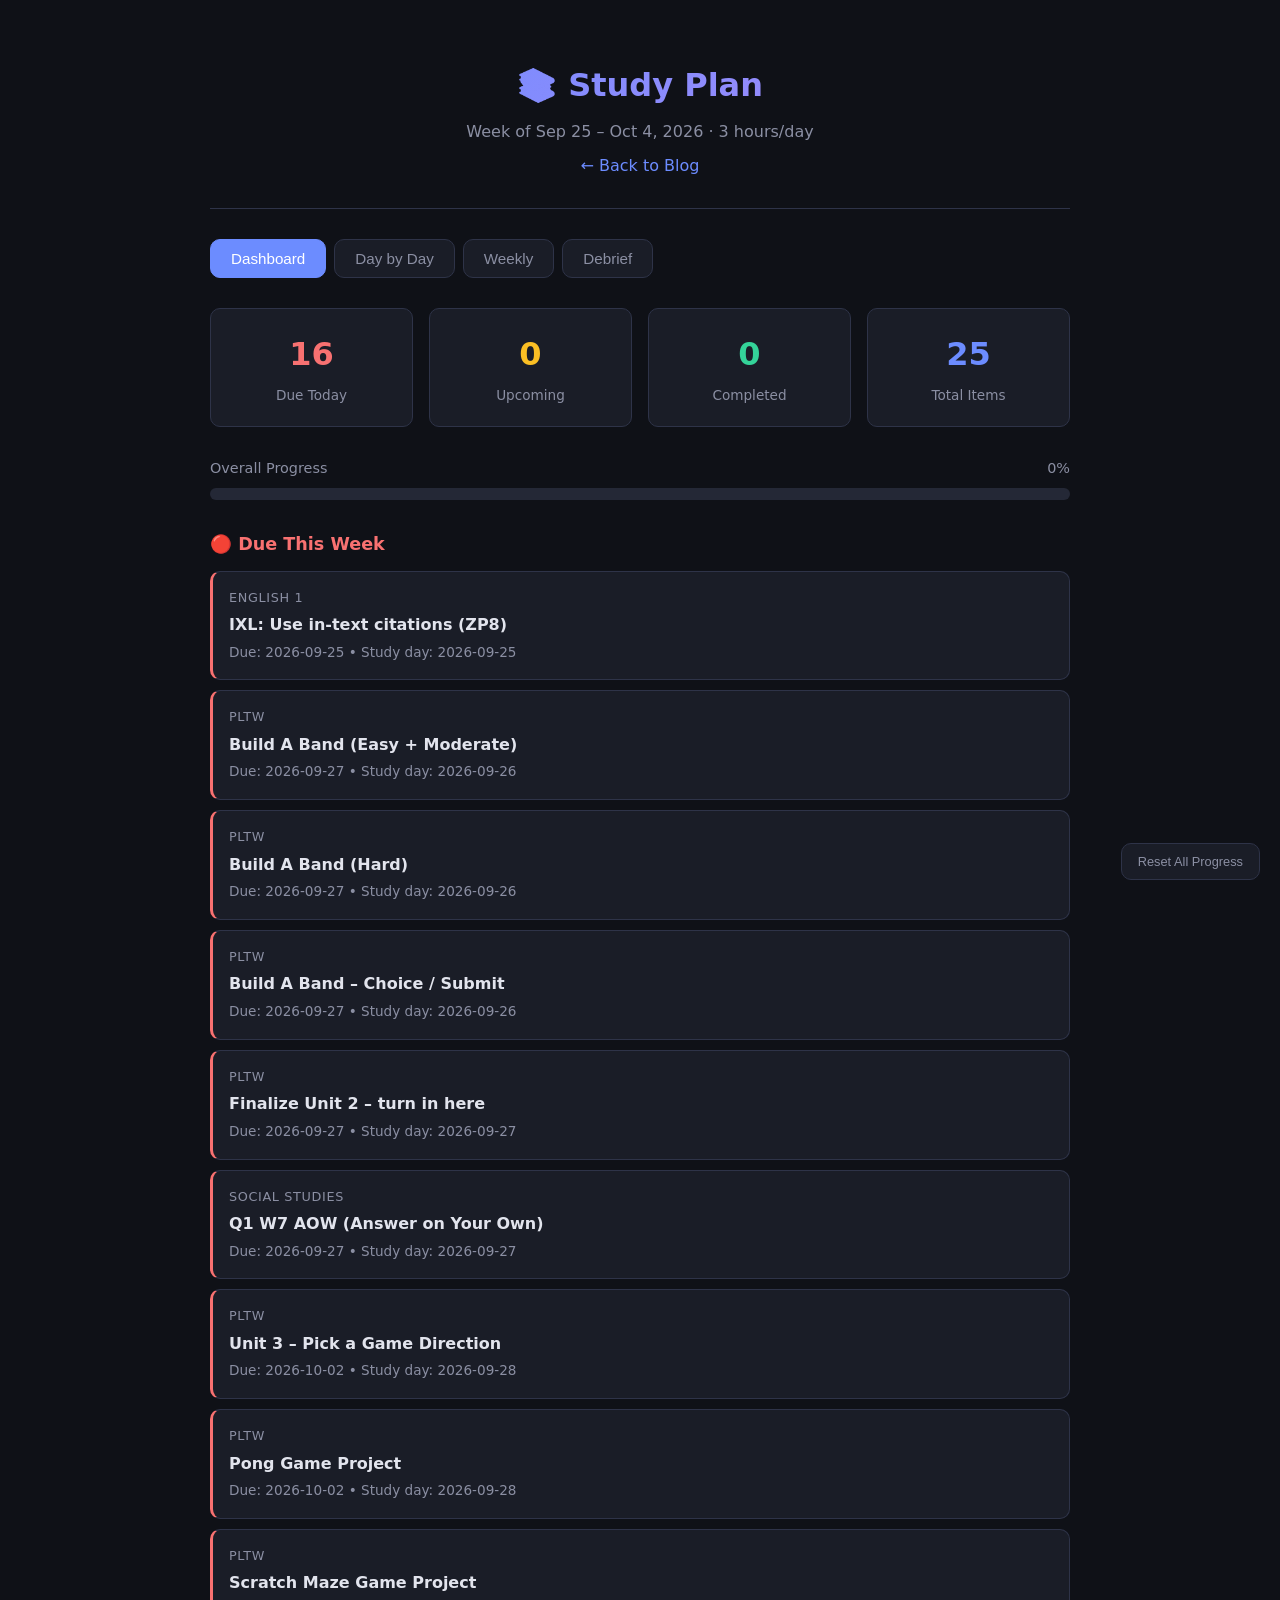
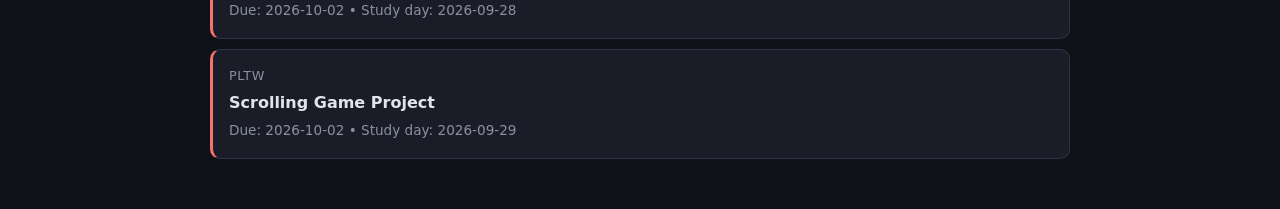
<file: study-plan/index.html>
<!DOCTYPE html>
<html lang="en">
<head>
<meta charset="UTF-8">
<meta name="viewport" content="width=device-width, initial-scale=1.0">
<title>Study Plan — Hayes Yates</title>
<style>
  :root {
    --bg: #0f1117;
    --surface: #1a1d27;
    --surface2: #242836;
    --border: #2e3348;
    --text: #e2e4ed;
    --text-dim: #8b8fa3;
    --accent: #6c8cff;
    --accent-dim: #4a6aef;
    --green: #34d399;
    --orange: #fbbf24;
    --red: #f87171;
    --purple: #a78bfa;
    --teal: #2dd4bf;
    --radius: 10px;
  }
  * { margin: 0; padding: 0; box-sizing: border-box; }
  body {
    font-family: -apple-system, BlinkMacSystemFont, 'Segoe UI', system-ui, sans-serif;
    background: var(--bg);
    color: var(--text);
    line-height: 1.6;
    min-height: 100vh;
  }
  .container { max-width: 900px; margin: 0 auto; padding: 20px; }

  .header {
    text-align: center;
    padding: 40px 0 30px;
    border-bottom: 1px solid var(--border);
    margin-bottom: 30px;
  }
  .header h1 {
    font-size: 2rem;
    font-weight: 700;
    background: linear-gradient(135deg, var(--accent), var(--purple));
    -webkit-background-clip: text;
    -webkit-text-fill-color: transparent;
    margin-bottom: 8px;
  }
  .header p { color: var(--text-dim); font-size: 1rem; }
  .header a { color: var(--accent); text-decoration: none; }
  .header a:hover { text-decoration: underline; }

  .nav { display: flex; gap: 8px; margin-bottom: 30px; flex-wrap: wrap; }
  .nav button {
    background: var(--surface);
    border: 1px solid var(--border);
    color: var(--text-dim);
    padding: 10px 20px;
    border-radius: var(--radius);
    cursor: pointer;
    font-size: 0.95rem;
    font-weight: 500;
    transition: all 0.2s;
  }
  .nav button:hover { background: var(--surface2); color: var(--text); }
  .nav button.active {
    background: var(--accent);
    color: white;
    border-color: var(--accent);
  }

  .dashboard { display: none; }
  .dashboard.active { display: block; }

  .stats {
    display: grid;
    grid-template-columns: repeat(auto-fit, minmax(140px, 1fr));
    gap: 16px;
    margin-bottom: 30px;
  }
  .stat-card {
    background: var(--surface);
    border: 1px solid var(--border);
    border-radius: var(--radius);
    padding: 20px;
    text-align: center;
  }
  .stat-card .number { font-size: 2rem; font-weight: 700; color: var(--accent); }
  .stat-card .label { color: var(--text-dim); font-size: 0.85rem; margin-top: 4px; }
  .stat-card.due-today .number { color: var(--red); }
  .stat-card.pending .number { color: var(--orange); }
  .stat-card.done .number { color: var(--green); }

  .progress-section { margin-bottom: 30px; }
  .progress-header { display: flex; justify-content: space-between; margin-bottom: 8px; }
  .progress-header span { font-size: 0.9rem; color: var(--text-dim); }
  .progress-bar {
    height: 12px;
    background: var(--surface2);
    border-radius: 6px;
    overflow: hidden;
  }
  .progress-fill {
    height: 100%;
    background: linear-gradient(90deg, var(--accent), var(--green));
    border-radius: 6px;
    transition: width 0.5s ease;
  }

  .urgent-section { margin-bottom: 30px; }
  .urgent-section h3 { font-size: 1.1rem; margin-bottom: 12px; color: var(--red); }
  .urgent-item {
    background: var(--surface);
    border: 1px solid var(--border);
    border-left: 3px solid var(--red);
    border-radius: var(--radius);
    padding: 16px;
    margin-bottom: 10px;
  }
  .urgent-item .course { font-size: 0.8rem; color: var(--text-dim); text-transform: uppercase; letter-spacing: 0.05em; }
  .urgent-item .title { font-weight: 600; margin: 4px 0; }
  .urgent-item .meta { font-size: 0.85rem; color: var(--text-dim); }

  .day-view { display: none; }
  .day-view.active { display: block; }

  .day-header {
    display: flex;
    justify-content: space-between;
    align-items: center;
    margin-bottom: 20px;
    flex-wrap: wrap;
    gap: 10px;
  }
  .day-header h2 { font-size: 1.4rem; }
  .day-nav { display: flex; gap: 8px; }
  .day-nav button {
    background: var(--surface);
    border: 1px solid var(--border);
    color: var(--text);
    padding: 8px 16px;
    border-radius: var(--radius);
    cursor: pointer;
    font-size: 0.9rem;
  }
  .day-nav button:hover { background: var(--surface2); }
  .day-nav button:disabled { opacity: 0.3; cursor: default; }

  .study-block {
    background: var(--surface);
    border: 1px solid var(--border);
    border-radius: var(--radius);
    margin-bottom: 16px;
    overflow: hidden;
    transition: all 0.2s;
  }
  .study-block.completed { opacity: 0.6; }
  .study-block.completed .block-title { text-decoration: line-through; }
  .block-header {
    display: flex;
    align-items: flex-start;
    gap: 14px;
    padding: 20px;
    cursor: pointer;
  }
  .block-header:hover { background: var(--surface2); }
  .check {
    width: 22px; height: 22px;
    border: 2px solid var(--border);
    border-radius: 6px;
    display: flex;
    align-items: center;
    justify-content: center;
    flex-shrink: 0;
    margin-top: 2px;
    transition: all 0.2s;
    cursor: pointer;
  }
  .check.checked { background: var(--green); border-color: var(--green); }
  .check.checked::after { content: '✓'; color: white; font-size: 14px; font-weight: 700; }
  .block-info { flex: 1; }
  .block-course {
    font-size: 0.75rem; text-transform: uppercase;
    letter-spacing: 0.05em; color: var(--accent); font-weight: 600;
  }
  .block-title { font-weight: 600; font-size: 1.05rem; margin: 4px 0; }
  .block-time { font-size: 0.85rem; color: var(--text-dim); }
  .block-desc {
    padding: 0 20px 20px; font-size: 0.9rem;
    color: var(--text-dim); line-height: 1.7; display: none;
  }
  .study-block.expanded .block-desc { display: block; }

  .course-english { color: var(--teal); }
  .course-math { color: var(--accent); }
  .course-pltw { color: var(--purple); }
  .course-social { color: var(--orange); }
  .course-earth { color: var(--green); }
  .course-business { color: var(--red); }
  .course-orchestra { color: var(--teal); }

  .day-total {
    text-align: right; padding: 12px 0;
    color: var(--text-dim); font-size: 0.9rem;
    border-top: 1px solid var(--border); margin-top: 20px;
  }

  .weekly-view { display: none; }
  .weekly-view.active { display: block; }
  .week-table { width: 100%; border-collapse: collapse; font-size: 0.9rem; }
  .week-table th {
    text-align: left; padding: 12px; background: var(--surface);
    border: 1px solid var(--border); color: var(--text-dim);
    font-weight: 600; font-size: 0.8rem; text-transform: uppercase; letter-spacing: 0.05em;
  }
  .week-table td {
    padding: 12px; border: 1px solid var(--border); vertical-align: top;
  }
  .week-table tr:not(:last-child) td { border-bottom: 2px solid var(--border); }
  .week-table .day-name { font-weight: 600; color: var(--text); }
  .week-table .due-badge {
    display: inline-block; background: var(--surface2);
    padding: 2px 8px; border-radius: 4px; font-size: 0.8rem; color: var(--orange); margin-left: 8px;
  }

  .debrief-view { display: none; }
  .debrief-view.active { display: block; }
  .debrief-course {
    background: var(--surface);
    border: 1px solid var(--border);
    border-radius: var(--radius);
    margin-bottom: 20px;
    overflow: hidden;
  }
  .debrief-header {
    display: flex;
    justify-content: space-between;
    align-items: center;
    padding: 16px 20px;
    cursor: pointer;
    border-bottom: 1px solid var(--border);
  }
  .debrief-header:hover { background: var(--surface2); }
  .debrief-header h3 { font-size: 1.1rem; }
  .debrief-grade {
    font-size: 0.85rem;
    color: var(--text-dim);
    padding: 4px 12px;
    border-radius: 20px;
    background: var(--surface2);
  }
  .debrief-body { padding: 20px; display: none; }
  .debrief-course.open .debrief-body { display: block; }
  .debrief-section { margin-bottom: 18px; }
  .debrief-section h4 { font-size: 0.85rem; text-transform: uppercase; letter-spacing: 0.05em; color: var(--text-dim); margin-bottom: 8px; }
  .debrief-upcoming-item {
    padding: 8px 12px;
    background: var(--surface2);
    border-radius: 6px;
    margin-bottom: 6px;
    font-size: 0.9rem;
  }
  .debrief-upcoming-item .date { color: var(--accent); font-weight: 600; font-size: 0.8rem; }
  .debrief-struggle {
    padding: 10px 14px;
    background: var(--surface2);
    border-left: 3px solid var(--orange);
    border-radius: 0 6px 6px 0;
    margin-bottom: 8px;
    font-size: 0.9rem;
  }
  .debrief-suggestion {
    padding: 10px 14px;
    background: rgba(52,211,153,0.08);
    border-left: 3px solid var(--green);
    border-radius: 0 6px 6px 0;
    margin-bottom: 8px;
    font-size: 0.9rem;
  }
  .debrief-topics {
    display: flex;
    flex-wrap: wrap;
    gap: 6px;
  }
  .topic-tag {
    padding: 4px 10px;
    background: var(--surface2);
    border-radius: 20px;
    font-size: 0.8rem;
    color: var(--text-dim);
  }
  .reset-btn {
    position: fixed; bottom: 20px; right: 20px;
    background: var(--surface); border: 1px solid var(--border);
    color: var(--text-dim); padding: 10px 16px;
    border-radius: var(--radius); cursor: pointer; font-size: 0.8rem;
  }
  .reset-btn:hover { color: var(--red); border-color: var(--red); }

  @media (max-width: 600px) {
    .stats { grid-template-columns: repeat(2, 1fr); }
    .header h1 { font-size: 1.5rem; }
    .container { padding: 12px; }
  }
</style>
</head>
<body>
<div class="container">
  <div class="header">
    <h1>📚 Study Plan</h1>
    <p>Week of Sep 25 – Oct 4, 2026 &middot; 3 hours/day</p>
    <p style="margin-top:8px;"><a href="/">← Back to Blog</a></p>
  </div>

  <div class="nav">
    <button class="active" onclick="showView('dashboard')">Dashboard</button>
    <button onclick="showView('day')">Day by Day</button>
    <button onclick="showView('weekly')">Weekly</button>
    <button onclick="showView('debrief')">Debrief</button>
  </div>

  <div id="dashboard" class="dashboard active">
    <div class="stats">
      <div class="stat-card due-today"><div class="number" id="dueToday">0</div><div class="label">Due Today</div></div>
      <div class="stat-card pending"><div class="number" id="upcomingTotal">0</div><div class="label">Upcoming</div></div>
      <div class="stat-card done"><div class="number" id="completedCount">0</div><div class="label">Completed</div></div>
      <div class="stat-card"><div class="number" id="totalItems">0</div><div class="label">Total Items</div></div>
    </div>

    <div class="progress-section">
      <div class="progress-header">
        <span>Overall Progress</span>
        <span id="progressPercent">0%</span>
      </div>
      <div class="progress-bar"><div class="progress-fill" id="progressFill" style="width:0%"></div></div>
    </div>

    <div class="urgent-section" id="urgentSection" style="display:none">
      <h3>🔴 Due This Week</h3>
      <div id="urgentList"></div>
    </div>
  </div>

  <div id="dayView" class="day-view">
    <div class="day-header">
      <h2 id="dayTitle"></h2>
      <div class="day-nav">
        <button id="prevDay" onclick="prevDay()">← Prev</button>
        <button id="nextDay" onclick="nextDay()">Next →</button>
      </div>
    </div>
    <div id="dayBlocks"></div>
    <div class="day-total" id="dayTotal"></div>
  </div>

  <div id="weeklyView" class="weekly-view">
    <h2 style="margin-bottom:20px">Week Overview: Sep 25 – Oct 4</h2>
    <div id="weeklyTable"></div>
  </div>

  <div id="debriefView" class="debrief-view">
    <h2 style="margin-bottom:8px">📋 Weekly Debrief</h2>
    <p style="color:var(--text-dim);margin-bottom:24px">What's coming up, where things stand, and what to focus on.</p>
    <div id="debriefContent"></div>
  </div>
</div>

<button class="reset-btn" onclick="resetProgress()">Reset All Progress</button>

<script>
const plan = {"2026-09-25":{"date":"2026-09-25","display":"Thursday, Sep 25 \u2014 Today","blocks":[{"course":"English 1","courseClass":"course-english","title":"IXL: Use in-text citations (ZP8)","time":"4:30\u20135:10 PM","duration":40,"description":"Complete the IXL skill on using in-text citations. DUE TODAY.","due":"2026-09-25","urgent":true}]},"2026-09-26":{"date":"2026-09-26","display":"Friday, Sep 26","blocks":[{"course":"PLTW","courseClass":"course-pltw","title":"Build A Band (Easy + Moderate)","time":"4:30\u20135:20 PM","duration":50,"description":"Work on the Build A Band project. Start with Easy and Moderate levels.","due":"2026-09-27","urgent":true},{"course":"PLTW","courseClass":"course-pltw","title":"Build A Band (Hard)","time":"5:30\u20136:10 PM","duration":40,"description":"Complete the Hard difficulty level of Build A Band.","due":"2026-09-27","urgent":true},{"course":"PLTW","courseClass":"course-pltw","title":"Build A Band \u2013 Choice / Submit","time":"6:20\u20136:50 PM","duration":30,"description":"Complete the Choice level and submit all Unit 2 work.","due":"2026-09-27","urgent":true}]},"2026-09-27":{"date":"2026-09-27","display":"Saturday, Sep 27 \u2014 Due Day","blocks":[{"course":"PLTW","courseClass":"course-pltw","title":"Finalize Unit 2 \u2013 turn in here","time":"9:00\u201310:00 AM","duration":60,"description":"Double-check all Unit 2 work is submitted.","due":"2026-09-27","urgent":true},{"course":"Social Studies","courseClass":"course-social","title":"Q1 W7 AOW (Answer on Your Own)","time":"10:10\u201311:00 AM","duration":50,"description":"Complete weekly Q1 W7 AOW. Due TODAY at 8:30 AM.","due":"2026-09-27","urgent":true}]},"2026-09-28":{"date":"2026-09-28","display":"Sunday, Sep 28","blocks":[{"course":"PLTW","courseClass":"course-pltw","title":"Unit 3 \u2013 Pick a Game Direction","time":"4:30\u20135:20 PM","duration":50,"description":"Choose which game to build for Unit 3: Pong, Scratch Maze, or Scrolling Game.","due":"2026-10-02","urgent":true},{"course":"PLTW","courseClass":"course-pltw","title":"Pong Game Project","time":"5:30\u20136:20 PM","duration":50,"description":"Build the Pong game in Scratch for Unit 3.","due":"2026-10-02","urgent":true},{"course":"PLTW","courseClass":"course-pltw","title":"Scratch Maze Game Project","time":"6:30\u20137:00 PM","duration":30,"description":"Start the Scratch Maze Game project for Unit 3.","due":"2026-10-02","urgent":true}]},"2026-09-29":{"date":"2026-09-29","display":"Monday, Sep 29","blocks":[{"course":"PLTW","courseClass":"course-pltw","title":"Scrolling Game Project","time":"4:30\u20135:20 PM","duration":50,"description":"Build the Scrolling Game project for Unit 3.","due":"2026-10-02","urgent":true},{"course":"PLTW","courseClass":"course-pltw","title":"Group Capstone Project","time":"5:30\u20136:20 PM","duration":50,"description":"Work on the Group Capstone Project for Unit 3.","due":"2026-10-02","urgent":true},{"course":"PLTW","courseClass":"course-pltw","title":"Group Discussion + Submit Unit 3","time":"6:30\u20137:00 PM","duration":30,"description":"Complete the Group Discussion and submit all Unit 3 work.","due":"2026-10-02","urgent":true}]},"2026-09-30":{"date":"2026-09-30","display":"Tuesday, Sep 30 \u2014 Catch-up","blocks":[{"course":"Math 2","courseClass":"course-math","title":"Review: Quadratic Functions","time":"4:30\u20135:15 PM","duration":45,"description":"Review Quadratic Word Problems. Go over missed quizzes from 9-3 and 9-5.","due":"2026-09-23","urgent":false},{"course":"English 1","courseClass":"course-english","title":"The Giver: Reading Check","time":"5:25\u20136:10 PM","duration":45,"description":"Check reading progress. Complete missed chapter readings (Ch 18-23).","due":"2026-09-15","urgent":false},{"course":"Flex","courseClass":"","title":"Buffer / Catch-up","time":"6:20\u20137:00 PM","duration":40,"description":"Catch up on anything that didn\u2019t get done during the week.","due":null,"urgent":false}]},"2026-10-01":{"date":"2026-10-01","display":"Wednesday, Oct 1 \u2014 Maintenance","blocks":[{"course":"PLTW","courseClass":"course-pltw","title":"Review & Polish Unit 3 Work","time":"4:30\u20135:20 PM","duration":50,"description":"Review all Unit 3 projects. Polish and test games.","due":"2026-10-02","urgent":true},{"course":"Social Studies","courseClass":"course-social","title":"Review Q1 Material","time":"5:30\u20136:10 PM","duration":40,"description":"Review Q1 Social Studies material for upcoming weeks.","due":null,"urgent":false},{"course":"Math 2","courseClass":"course-math","title":"Quick Math Practice","time":"6:20\u20137:00 PM","duration":40,"description":"5-10 minutes of warm-up problems on quadratic functions.","due":null,"urgent":false}]},"2026-10-02":{"date":"2026-10-02","display":"Thursday, Oct 2 \u2014 Due Day","blocks":[{"course":"PLTW","courseClass":"course-pltw","title":"Unit 3 \u2013 turn in here (Final Check)","time":"9:00\u201310:00 AM","duration":60,"description":"FINAL SUBMISSION for Unit 3. Double-check all projects uploaded.","due":"2026-10-02","urgent":true}]},"2026-10-03":{"date":"2026-10-03","display":"Friday, Oct 3 \u2014 Catch-up","blocks":[{"course":"Earth Science","courseClass":"course-earth","title":"Law of Conservation of Mass Practice","time":"4:30\u20135:15 PM","duration":45,"description":"Complete the Law of Conservation of Mass Practice.","due":"2026-10-02","urgent":true},{"course":"Math 2","courseClass":"course-math","title":"Prep: Quarter 1 Warm-Ups","time":"5:25\u20136:10 PM","duration":45,"description":"Start working on Quarter 1 Warm-Ups (due Oct 7).","due":"2026-10-07","urgent":false},{"course":"English 1","courseClass":"course-english","title":"Overdue: The Giver Assignments","time":"6:20\u20137:00 PM","duration":40,"description":"Catch up on remaining overdue The Giver assignments.","due":"2026-09-16","urgent":false}]},"2026-10-04":{"date":"2026-10-04","display":"Saturday, Oct 4","blocks":[{"course":"Math 2","courseClass":"course-math","title":"Quarter 1 Warm-Ups (continue)","time":"4:30\u20135:30 PM","duration":60,"description":"Continue and complete Quarter 1 Warm-Ups.","due":"2026-10-07","urgent":false},{"course":"Earth Science","courseClass":"course-earth","title":"Law of Conservation of Mass (continue)","time":"5:40\u20136:20 PM","duration":40,"description":"Finish if not done.","due":"2026-10-02","urgent":true},{"course":"Flex","courseClass":"","title":"Free Study / Catch-up","time":"6:30\u20137:00 PM","duration":30,"description":"Use remaining time for catch-up.","due":null,"urgent":false}]}};

const days = Object.keys(plan);
let currentDayIndex = 0;
let completedTasks = {};
try { completedTasks = JSON.parse(localStorage.getItem('studyPlanCompleted') || '{}'); } catch(e) { localStorage.removeItem('studyPlanCompleted'); }

function showView(view) {
  document.querySelectorAll('.nav button').forEach(b => b.classList.remove('active'));
  document.getElementById('dashboard').classList.remove('active');
  document.getElementById('dayView').classList.remove('active');
  document.getElementById('weeklyView').classList.remove('active');
  document.getElementById('debriefView').classList.remove('active');
  if (view === 'dashboard') {
    document.querySelectorAll('.nav button')[0].classList.add('active');
    document.getElementById('dashboard').classList.add('active');
    updateDashboard();
  } else if (view === 'day') {
    document.querySelectorAll('.nav button')[1].classList.add('active');
    document.getElementById('dayView').classList.add('active');
    renderDay(currentDayIndex);
  } else if (view === 'weekly') {
    document.querySelectorAll('.nav button')[2].classList.add('active');
    document.getElementById('weeklyView').classList.add('active');
    renderWeekly();
  } else if (view === 'debrief') {
    document.querySelectorAll('.nav button')[3].classList.add('active');
    document.getElementById('debriefView').classList.add('active');
    renderDebrief();
  }
}

function updateDashboard() {
  let total = 0, done = 0, dueToday = 0, upcoming = 0;
  let urgentItems = [];
  days.forEach(dayKey => {
    const day = plan[dayKey];
    day.blocks.forEach(block => {
      total++;
      const key = dayKey + '-' + block.title;
      if (completedTasks[key]) done++;
      if (block.urgent && block.due) {
        const dueDate = new Date(block.due);
        const today = new Date();
        today.setHours(0,0,0,0);
        if (dueDate <= today) dueToday++;
        else upcoming++;
        urgentItems.push({ ...block, day: dayKey });
      }
    });
  });
  urgentItems.sort((a, b) => new Date(a.due) - new Date(b.due));
  document.getElementById('dueToday').textContent = dueToday;
  document.getElementById('upcomingTotal').textContent = upcoming;
  document.getElementById('completedCount').textContent = done;
  document.getElementById('totalItems').textContent = total;
  const pct = total > 0 ? Math.round(done / total * 100) : 0;
  document.getElementById('progressPercent').textContent = pct + '%';
  document.getElementById('progressFill').style.width = pct + '%';
  const urgentSection = document.getElementById('urgentSection');
  if (urgentItems.length > 0) {
    urgentSection.style.display = 'block';
    const list = document.getElementById('urgentList');
    list.innerHTML = '';
    urgentItems.slice(0, 10).forEach(item => {
      const div = document.createElement('div');
      div.className = 'urgent-item';
      const courseDiv = document.createElement('div');
      courseDiv.className = 'course ' + (item.courseClass || '');
      courseDiv.textContent = item.course;
      const titleDiv = document.createElement('div');
      titleDiv.className = 'title';
      titleDiv.textContent = item.title;
      const metaDiv = document.createElement('div');
      metaDiv.className = 'meta';
      metaDiv.textContent = 'Due: ' + item.due + ' \u2022 Study day: ' + item.day;
      div.appendChild(courseDiv);
      div.appendChild(titleDiv);
      div.appendChild(metaDiv);
      list.appendChild(div);
    });
  } else {
    urgentSection.style.display = 'none';
  }
}

function renderDay(index) {
  if (index < 0 || index >= days.length) return;
  currentDayIndex = index;
  const dayKey = days[index];
  const day = plan[dayKey];
  document.getElementById('dayTitle').textContent = day.display;
  document.getElementById('prevDay').disabled = index === 0;
  document.getElementById('nextDay').disabled = index === days.length - 1;
  const blocksContainer = document.getElementById('dayBlocks');
  blocksContainer.innerHTML = '';
  day.blocks.forEach(block => {
    const key = dayKey + '-' + block.title;
    const done = completedTasks[key];
    const blockEl = document.createElement('div');
    blockEl.className = 'study-block' + (done ? ' completed' : '');
    blockEl.onclick = function() { toggleExpand(this); };
    const header = document.createElement('div');
    header.className = 'block-header';
    const check = document.createElement('div');
    check.className = 'check' + (done ? ' checked' : '');
    check.onclick = function(e) { e.stopPropagation(); toggleComplete(key, check); };
    const info = document.createElement('div');
    info.className = 'block-info';
    const courseEl = document.createElement('div');
    courseEl.className = 'block-course ' + (block.courseClass || '');
    courseEl.textContent = block.course;
    const titleEl = document.createElement('div');
    titleEl.className = 'block-title';
    titleEl.textContent = block.title;
    const timeEl = document.createElement('div');
    timeEl.className = 'block-time';
    timeEl.textContent = block.time + ' \u2022 ' + block.duration + ' min';
    info.appendChild(courseEl);
    info.appendChild(titleEl);
    info.appendChild(timeEl);
    header.appendChild(check);
    header.appendChild(info);
    blockEl.appendChild(header);
    const descEl = document.createElement('div');
    descEl.className = 'block-desc';
    descEl.textContent = block.description;
    blockEl.appendChild(descEl);
    blocksContainer.appendChild(blockEl);
  });
  const totalMin = day.blocks.reduce((sum, b) => sum + b.duration, 0);
  const hours = Math.floor(totalMin / 60);
  const mins = totalMin % 60;
  const timeStr = (hours > 0 ? hours + 'h ' : '') + mins + 'm';
  document.getElementById('dayTotal').textContent = 'Total: ' + timeStr;
}

function toggleExpand(el) { el.classList.toggle('expanded'); }

function toggleComplete(key, el) {
  if (completedTasks[key]) {
    delete completedTasks[key];
    el.classList.remove('checked');
    el.closest('.study-block').classList.remove('completed');
  } else {
    completedTasks[key] = true;
    el.classList.add('checked');
    el.closest('.study-block').classList.add('completed');
  }
  localStorage.setItem('studyPlanCompleted', JSON.stringify(completedTasks));
  updateDashboard();
}

function prevDay() { if (currentDayIndex > 0) renderDay(currentDayIndex - 1); }
function nextDay() { if (currentDayIndex < days.length - 1) renderDay(currentDayIndex + 1); }

function renderWeekly() {
  const daysOfWeek = [
    { key: '2026-09-25', name: 'Thu Sep 25' },
    { key: '2026-09-26', name: 'Fri Sep 26' },
    { key: '2026-09-27', name: 'Sat Sep 27' },
    { key: '2026-09-28', name: 'Sun Sep 28' },
    { key: '2026-09-29', name: 'Mon Sep 29' },
    { key: '2026-09-30', name: 'Tue Sep 30' },
    { key: '2026-10-01', name: 'Wed Oct 1' },
    { key: '2026-10-02', name: 'Thu Oct 2' },
    { key: '2026-10-03', name: 'Fri Oct 3' },
    { key: '2026-10-04', name: 'Sat Oct 4' }
  ];
  const tableContainer = document.getElementById('weeklyTable');
  tableContainer.innerHTML = '';
  const table = document.createElement('table');
  table.className = 'week-table';
  const thead = document.createElement('thead');
  const headerRow = document.createElement('tr');
  ['Day', 'Study Blocks', 'Total'].forEach(h => {
    const th = document.createElement('th');
    th.textContent = h;
    headerRow.appendChild(th);
  });
  thead.appendChild(headerRow);
  table.appendChild(thead);
  const tbody = document.createElement('tbody');
  daysOfWeek.forEach(dayInfo => {
    const day = plan[dayInfo.key];
    const tr = document.createElement('tr');
    const tdDay = document.createElement('td');
    tdDay.className = 'day-name';
    tdDay.textContent = dayInfo.name;
    if (day) {
      const tdBlocks = document.createElement('td');
      const blockEls = day.blocks.map(b => {
        const key = dayInfo.key + '-' + b.title;
        const done = completedTasks[key];
        const check = done ? '\u2705' : '\u2b1c';
        const span = document.createElement('span');
        span.textContent = check + ' ' + b.title;
        return span;
      });
      blockEls.forEach((el, i) => {
        tdBlocks.appendChild(el);
        if (i < blockEls.length - 1) tdBlocks.appendChild(document.createElement('br'));
      });
      const totalMin = day.blocks.reduce((sum, b) => sum + b.duration, 0);
      const hours = Math.floor(totalMin / 60);
      const mins = totalMin % 60;
      const tdTotal = document.createElement('td');
      tdTotal.textContent = (hours > 0 ? hours + 'h ' : '') + mins + 'm';
      const hasDue = day.blocks.some(b => b.urgent);
      if (hasDue) {
        const badge = document.createElement('span');
        badge.className = 'due-badge';
        badge.textContent = 'DUE THIS WEEK';
        tdDay.appendChild(badge);
      }
      tr.appendChild(tdDay);
      tr.appendChild(tdBlocks);
      tr.appendChild(tdTotal);
    } else {
      const tdEmpty = document.createElement('td');
      tdEmpty.setAttribute('colspan', '2');
      tdEmpty.style.color = 'var(--text-dim)';
      tdEmpty.textContent = 'No plan';
      tr.appendChild(tdDay);
      tr.appendChild(tdEmpty);
    }
    tbody.appendChild(tr);
  });
  table.appendChild(tbody);
  tableContainer.appendChild(table);
}

function renderDebrief() {
  const debriefData = {
    'English 1': {
      upcoming: [
        { title: 'IXL: Use in-text citations (ZP8)', date: 'Sep 25' }
      ],
      grade_note: '34 past-due assignments — only 3 submitted late. Submission rate: 9%',
      struggles: [
        { title: 'The Giver reading assignments (31 missing)', detail: 'Ch 1-17 readings and analysis papers not turned in' },
        { title: 'IXL grammar skills', detail: 'Sentence structure, commas, colons — only 3 of 17 completed' },
        { title: 'Early semester work', detail: 'Syllabus form, writer-reader relationship, three bears analysis all missing' }
      ],
      suggestions: [
        'The Giver reading has the biggest gap. Prioritize reading 1-2 chapters per session and flag quotations as you go.',
        'Do writing assignments (essay, analysis) in short daily sessions instead of all at once.',
        'Check Canvas daily — 31 items never submitted. Start with the most recent ones (Ch 18-23 reading).',
        'IXL skills build on each other. Start with Sentence Structure (WVS), then move to punctuation skills.'
      ],
      topics: ['The Giver reading/analysis', 'grammar/IXL skills', 'writing/analysis']
    },
    'Math 2': {
      upcoming: [
        { title: 'Quadratic Word Problems and Review', date: 'Sep 25' },
        { title: 'Quarter 1 Warm-Ups', date: 'Oct 7' }
      ],
      grade_note: '28 past-due assignments — 0 submitted. Submission rate: 0%',
      struggles: [
        { title: 'Unit 8 quizzes (8-1 through 8-4)', detail: 'All lesson quizzes and MathXL practice missing — translations, rotations, reflections, angle pairs' },
        { title: 'Unit 9 quizzes (9-2 through 9-5)', detail: 'Lesson quizzes and MathXL practice missing — perpendicular bisectors, congruence theorems, vertex form' },
        { title: 'Triangle theorems', detail: 'Sum theorem, exterior angle theorem, triangle congruence missing' }
      ],
      suggestions: [
        'Quizzes are sequential — you need the early ones for later topics. Start with 8-1 and work forward.',
        'MathXL practice problems are key for understanding. Don\'t skip them — they\'re practice for the quizzes.',
        'Quadratic functions (9-2 to 9-5) build on the transformation work from Unit 8. Review transformations first.',
        'Make a formula sheet: vertex form, standard form, axis of symmetry, discriminant.'
      ],
      topics: ['quadratic functions', 'triangle congruence', 'unit 8 topics', 'unit 9 topics']
    },
    'PLTW': {
      upcoming: [
        { title: 'Unit 2 Build A Band choices', date: 'Sep 27' },
        { title: 'Unit 2 turn in here', date: 'Sep 27' },
        { title: 'Unit 3 projects (7+ items)', date: 'Oct 2' }
      ],
      grade_note: '11 past-due assignments — 0 submitted. Submission rate: 0%. 12 upcoming — heavy workload.',
      struggles: [
        { title: 'Unit 1 assignments', detail: 'Team-building, SchooLinks, Fizzy Pop, Animated Story, Navigation quiz all missing' },
        { title: 'Unit 2 turn-in', detail: 'Build A Band choices and turn-in file not submitted' },
        { title: 'Weekly project submissions', detail: '10 Blocks, Debug It! missing — need to submit completed projects' }
      ],
      suggestions: [
        'Unit 3 has 7+ items due Oct 2 — this is your biggest deadline. Split across Mon-Wed study sessions.',
        'Submit Unit 1 work as soon as possible — those are the easiest to catch up on.',
        'Keep a running checklist of submitted projects. Each one needs to be uploaded individually.'
      ],
      topics: ['Scratch/programming']
    },
    'Social Studies': {
      upcoming: [
        { title: 'Q1 W7 AOW', date: 'Sep 27' }
      ],
      grade_note: '8 past-due assignments — 0 submitted. Submission rate: 0%. Q1 W2-W6 all missing.',
      struggles: [
        { title: 'Weekly AOW work (Q1 W2-W6)', detail: '5 weekly assignments not submitted — all Q1 material' },
        { title: 'Map skills', detail: 'US/NC Map assignment not submitted' },
        { title: 'Vocabulary', detail: 'Unit 2 Intro Vocab Notes and Application not submitted' }
      ],
      suggestions: [
        'AOW assignments are weekly — make them a Friday ritual. Do them before the weekend.',
        'Q1 is almost over with W7 due Sep 27. Focus on getting W7 in on time this week.',
        'Vocabulary and map work is quick. Set a timer for 20 min and knock it out.',
        'Review Q1 themes for the final — what were the major topics? Geography, regions, boundaries.'
      ],
      topics: ['map skills', 'vocabulary', 'weekly AOW work']
    },
    'Earth Science': {
      upcoming: [
        { title: 'Law of Conservation of Mass Practice', date: 'Oct 2' },
        { title: 'Research Plan Submission', date: 'Oct 13' }
      ],
      grade_note: 'No past-due assignments. On track.',
      struggles: [],
      suggestions: [
        'Law of Conservation of Mass Practice is due Oct 2 — schedule it this week.',
        'Research Plan is due Oct 13 — you have time. Start brainstorming early.',
        'Earth Science is the only course with no overdue work. Keep this momentum!'
      ],
      topics: ['conservation of mass', 'research']
    },
    'Business': {
      upcoming: [],
      grade_note: '10 past-due assignments — 5 submitted late. Submission rate: 50%.',
      struggles: [
        { title: 'Early assignments missing', detail: 'Vision Board, Graphic Organizer, Who Am I not submitted' },
        { title: 'Mid-semester work', detail: 'EDpuzzle, Business Detective, Sole Pro Flyer overdue 24-35 days' }
      ],
      suggestions: [
        '5 out of 10 items submitted late — good effort but late. Try to submit within 48 hours.',
        'Submit the missing Vision Board and Graphic Organizer first — those are short.',
        'Business class is mostly done. Focus on getting the last 5 items in.'
      ],
      topics: ['business fundamentals']
    },
    'Orchestra': {
      upcoming: [],
      grade_note: '1 past-due assignment — submitted late. On track otherwise.',
      struggles: [
        { title: 'Scale Recording', detail: '8va Major Scale and Arpeggio submitted 14 days late' }
      ],
      suggestions: [
        'Only 1 item late — great! Practice scales regularly so recordings are ready.',
        'Orchestra has minimal online work. Focus on in-class practice.'
      ],
      topics: ['scales/arpeggios']
    }
  };

  const debriefEl = document.getElementById('debriefContent');
  debriefEl.innerHTML = '';
  Object.entries(debriefData).forEach(([courseName, data]) => {
    const courseDiv = document.createElement('div');
    courseDiv.className = 'debrief-course';

    const header = document.createElement('div');
    header.className = 'debrief-header';
    const titleEl = document.createElement('h3');
    titleEl.textContent = courseName;
    const gradeEl = document.createElement('span');
    gradeEl.className = 'debrief-grade';
    gradeEl.textContent = data.grade_note;
    header.appendChild(titleEl);
    header.appendChild(gradeEl);
    courseDiv.appendChild(header);

    const body = document.createElement('div');
    body.className = 'debrief-body';

    // Upcoming section
    if (data.upcoming.length > 0) {
      const upSection = document.createElement('div');
      upSection.className = 'debrief-section';
      upSection.innerHTML = '<h4>📅 What\'s Coming Up This Week</h4>';
      data.upcoming.forEach(u => {
        const upEl = document.createElement('div');
        upEl.className = 'debrief-upcoming-item';
        upEl.innerHTML = '<div class="date">' + u.date + '</div><div>' + u.title + '</div>';
        upSection.appendChild(upEl);
      });
      body.appendChild(upSection);
    }

    // Struggles section
    if (data.struggles.length > 0) {
      const struggleSection = document.createElement('div');
      struggleSection.className = 'debrief-section';
      struggleSection.innerHTML = '<h4>⚠️ Areas to Focus On</h4>';
      data.struggles.forEach(s => {
        const sEl = document.createElement('div');
        sEl.className = 'debrief-struggle';
        sEl.innerHTML = '<strong>' + s.title + '</strong><br>' + s.detail;
        struggleSection.appendChild(sEl);
      });
      body.appendChild(struggleSection);
    }

    // Suggestions section
    if (data.suggestions.length > 0) {
      const sugSection = document.createElement('div');
      sugSection.className = 'debrief-section';
      sugSection.innerHTML = '<h4>💡 Study Suggestions</h4>';
      data.suggestions.forEach(s => {
        const sugEl = document.createElement('div');
        sugEl.className = 'debrief-suggestion';
        sugEl.textContent = s;
        sugSection.appendChild(sugEl);
      });
      body.appendChild(sugSection);
    }

    // Topics section
    if (data.topics.length > 0) {
      const topicSection = document.createElement('div');
      topicSection.className = 'debrief-section';
      topicSection.innerHTML = '<h4>📖 Topics Covered</h4>';
      const topicContainer = document.createElement('div');
      topicContainer.className = 'debrief-topics';
      data.topics.forEach(t => {
        const tag = document.createElement('span');
        tag.className = 'topic-tag';
        tag.textContent = t;
        topicContainer.appendChild(tag);
      });
      topicSection.appendChild(topicContainer);
      body.appendChild(topicSection);
    }

    courseDiv.appendChild(body);
    header.onclick = function() { courseDiv.classList.toggle('open'); };
    debriefEl.appendChild(courseDiv);
  });
}

function resetProgress() {
  if (confirm('Reset all progress? This cannot be undone.')) {
    completedTasks = {};
    localStorage.removeItem('studyPlanCompleted');
    updateDashboard();
    renderDay(currentDayIndex);
  }
}

updateDashboard();
renderDay(currentDayIndex);
</script>
</body>
</html>
</file>
<file: styles.css>
/* ===== Reset & Base ===== */
*, *::before, *::after { box-sizing: border-box; margin: 0; padding: 0; }

:root {
    --bg: #faf9f7;
    --surface: #ffffff;
    --text: #1a1a1a;
    --muted: #6b6b6b;
    --border: #e5e2dd;
    --accent: #8b5e3c;
    --accent-light: #f0e6db;
    --radius: 8px;
    --max-width: 960px;
}

html { scroll-behavior: smooth; }

body {
    font-family: -apple-system, BlinkMacSystemFont, "Segoe UI", Roboto, "Helvetica Neue", Arial, sans-serif;
    background: var(--bg);
    color: var(--text);
    line-height: 1.6;
    -webkit-font-smoothing: antialiased;
}

/* ===== Navigation ===== */
.nav {
    position: sticky;
    top: 0;
    z-index: 100;
    background: var(--surface);
    border-bottom: 1px solid var(--border);
    backdrop-filter: blur(8px);
}

.nav-inner {
    max-width: var(--max-width);
    margin: 0 auto;
    padding: 1rem 1.5rem;
    display: flex;
    justify-content: space-between;
    align-items: center;
}

.logo {
    font-size: 1.125rem;
    font-weight: 700;
    color: var(--text);
    text-decoration: none;
    letter-spacing: -0.02em;
}

.nav-links { display: flex; gap: 1.5rem; }

.nav-link {
    color: var(--muted);
    text-decoration: none;
    font-size: 0.875rem;
    font-weight: 500;
    transition: color 0.15s;
}

.nav-link:hover { color: var(--text); }

/* ===== Layout ===== */
.container {
    max-width: var(--max-width);
    margin: 0 auto;
    padding: 2rem 1.5rem;
}

/* ===== Hero ===== */
.hero {
    padding: 3rem 0 2.5rem;
    border-bottom: 1px solid var(--border);
    margin-bottom: 3rem;
}

.hero h1 {
    font-size: 2rem;
    font-weight: 700;
    letter-spacing: -0.03em;
    margin-bottom: 0.75rem;
}

.hero p {
    color: var(--muted);
    font-size: 1.0625rem;
    max-width: 600px;
}

/* ===== Sections ===== */
.section {
    padding-top: 3rem;
}

.section-header {
    margin-bottom: 1.5rem;
}

.section-header h2 {
    font-size: 1.5rem;
    font-weight: 700;
    letter-spacing: -0.02em;
    margin-bottom: 0.25rem;
}

.section-subtitle {
    color: var(--muted);
    font-size: 0.9375rem;
}

/* ===== Placeholder ===== */
.placeholder {
    padding: 3rem 0;
    text-align: center;
    color: var(--muted);
    border: 2px dashed var(--border);
    border-radius: var(--radius);
}

/* ===== Calculator Panel ===== */
.calculator-panel {
    margin-top: 1rem;
    padding: 1rem;
    background: var(--accent-light);
    border: 1px solid var(--border);
    border-radius: var(--radius);
}

.calculator-panel h4 {
    font-size: 0.8125rem;
    font-weight: 600;
    text-transform: uppercase;
    letter-spacing: 0.04em;
    color: var(--text);
    margin-bottom: 0.75rem;
}

.calc-row {
    display: flex;
    align-items: center;
    gap: 0.75rem;
    margin-bottom: 0.5rem;
    font-size: 0.8125rem;
}

.calc-row label {
    min-width: 80px;
    color: var(--text);
}

.calc-val {
    font-weight: 700;
    color: var(--accent);
}

.calc-row input[type="range"] {
    flex: 1;
    height: 4px;
    -webkit-appearance: none;
    appearance: none;
    background: var(--border);
    border-radius: 2px;
    outline: none;
}

.calc-row input[type="range"]::-webkit-slider-thumb {
    -webkit-appearance: none;
    appearance: none;
    width: 16px;
    height: 16px;
    border-radius: 50%;
    background: var(--accent);
    cursor: pointer;
}

.calc-row input[type="range"]::-moz-range-thumb {
    width: 16px;
    height: 16px;
    border-radius: 50%;
    background: var(--accent);
    cursor: pointer;
    border: none;
}

/* ===== Research Note ===== */
.woodworking-research {
    background: var(--accent-light);
    border: 1px solid var(--border);
    border-radius: var(--radius);
    padding: 1rem 1.25rem;
    margin-bottom: 2rem;
    font-size: 0.875rem;
    line-height: 1.7;
    color: var(--muted);
}

.woodworking-research strong { color: var(--text); }

/* ===== Project Grid ===== */
.project-grid {
    display: grid;
    gap: 1.25rem;
}

/* ===== Project Card ===== */
.project-card {
    background: var(--surface);
    border: 1px solid var(--border);
    border-radius: var(--radius);
    padding: 1.5rem;
    position: relative;
    transition: box-shadow 0.15s;
}

.project-card:hover {
    box-shadow: 0 2px 8px rgba(0,0,0,0.06);
}

.rank {
    position: absolute;
    top: -0.625rem;
    left: 1.5rem;
    background: var(--accent);
    color: white;
    font-size: 0.75rem;
    font-weight: 700;
    padding: 0.125rem 0.625rem;
    border-radius: 4px;
    letter-spacing: 0.02em;
}

.project-card h3 {
    font-size: 1.125rem;
    font-weight: 650;
    margin-bottom: 0.75rem;
    padding-top: 0.25rem;
    letter-spacing: -0.01em;
}

.project-meta {
    display: flex;
    gap: 0.5rem;
    margin-bottom: 0.75rem;
}

.tag {
    display: inline-block;
    font-size: 0.7rem;
    font-weight: 600;
    padding: 0.15rem 0.5rem;
    border-radius: 4px;
    text-transform: uppercase;
    letter-spacing: 0.04em;
}

.tag-beginner {
    background: #e8f5e9;
    color: #2e7d32;
}

.tag-intermediate {
    background: #fff3e0;
    color: #e65100;
}

.project-desc {
    color: var(--muted);
    font-size: 0.9375rem;
    line-height: 1.6;
    margin-bottom: 1rem;
}

/* ===== Project Image ===== */
.project-image {
    width: 100%;
    margin-bottom: 1rem;
    border: 1px solid var(--border);
    border-radius: var(--radius);
    overflow: hidden;
    background: var(--bg);
}

.project-image svg {
    width: 100%;
    height: auto;
    display: block;
}

/* ===== Plan Section ===== */
.plan-section {
    margin-top: 1rem;
    padding-top: 1rem;
    border-top: 1px solid var(--border);
}

.plan-section h4 {
    font-size: 0.875rem;
    font-weight: 600;
    text-transform: uppercase;
    letter-spacing: 0.04em;
    color: var(--text);
    margin-bottom: 0.75rem;
}

.plan-grid {
    display: grid;
    grid-template-columns: 1fr 1fr;
    gap: 1.25rem;
    margin-bottom: 1rem;
}

.plan-grid > div h5 {
    font-size: 0.8125rem;
    font-weight: 600;
    color: var(--muted);
    margin-bottom: 0.5rem;
}

.cut-list {
    list-style: none;
    font-size: 0.8125rem;
    line-height: 1.7;
    color: var(--text);
}

.cut-list li {
    padding: 0.15rem 0;
}

/* ===== Steps List ===== */
.steps-list {
    list-style: none;
    counter-reset: step;
    font-size: 0.875rem;
    line-height: 1.6;
}

.steps-list li {
    counter-increment: step;
    padding: 0.35rem 0 0.35rem 2.25rem;
    position: relative;
}

.steps-list li::before {
    content: counter(step);
    position: absolute;
    left: 0;
    top: 0.35rem;
    width: 1.5rem;
    height: 1.5rem;
    background: var(--accent-light);
    color: var(--accent);
    font-size: 0.75rem;
    font-weight: 700;
    display: flex;
    align-items: center;
    justify-content: center;
    border-radius: 50%;
}

/* ===== Skills List ===== */
.skills-list {
    list-style: none;
    display: flex;
    flex-wrap: wrap;
    gap: 0.5rem;
    margin-bottom: 0.875rem;
}

.skills-list li {
    background: var(--bg);
    border: 1px solid var(--border);
    font-size: 0.8125rem;
    padding: 0.2rem 0.6rem;
    border-radius: 4px;
    color: var(--text);
}

/* ===== Tools ===== */
.tools-needed {
    font-size: 0.8125rem;
    color: var(--muted);
    border-top: 1px solid var(--border);
    padding-top: 0.75rem;
}

/* ===== Inspiration Section ===== */
.inspiration-section {
    margin-top: 1rem;
    padding-top: 1rem;
    border-top: 1px solid var(--border);
}

.inspiration-section h4 {
    font-size: 0.8125rem;
    font-weight: 600;
    text-transform: uppercase;
    letter-spacing: 0.04em;
    color: var(--text);
    margin-bottom: 0.75rem;
}

.inspiration-links {
    list-style: none;
    font-size: 0.8125rem;
}

.inspiration-links li {
    padding: 0.3rem 0;
    border-bottom: 1px solid var(--border);
}

.inspiration-links li:last-child {
    border-bottom: none;
}

.inspiration-links a {
    color: var(--accent);
    text-decoration: none;
    font-weight: 500;
    transition: opacity 0.15s;
}

.inspiration-links a:hover {
    opacity: 0.7;
    text-decoration: underline;
}

/* ===== Footer ===== */
.footer {
    max-width: var(--max-width);
    margin: 4rem auto 0;
    padding: 2rem 1.5rem;
    border-top: 1px solid var(--border);
    text-align: center;
    color: var(--muted);
    font-size: 0.8125rem;
}

/* ===== Responsive ===== */
@media (max-width: 640px) {
    .hero h1 { font-size: 1.5rem; }
    .hero p { font-size: 0.9375rem; }
    .project-card { padding: 1.25rem; }
    .skills-list li { font-size: 0.75rem; }
    .nav-links { gap: 1rem; }
    .plan-grid {
        grid-template-columns: 1fr;
        gap: 0.75rem;
    }
    .steps-list li {
        font-size: 0.8125rem;
        padding-left: 2rem;
    }
}
</file>
